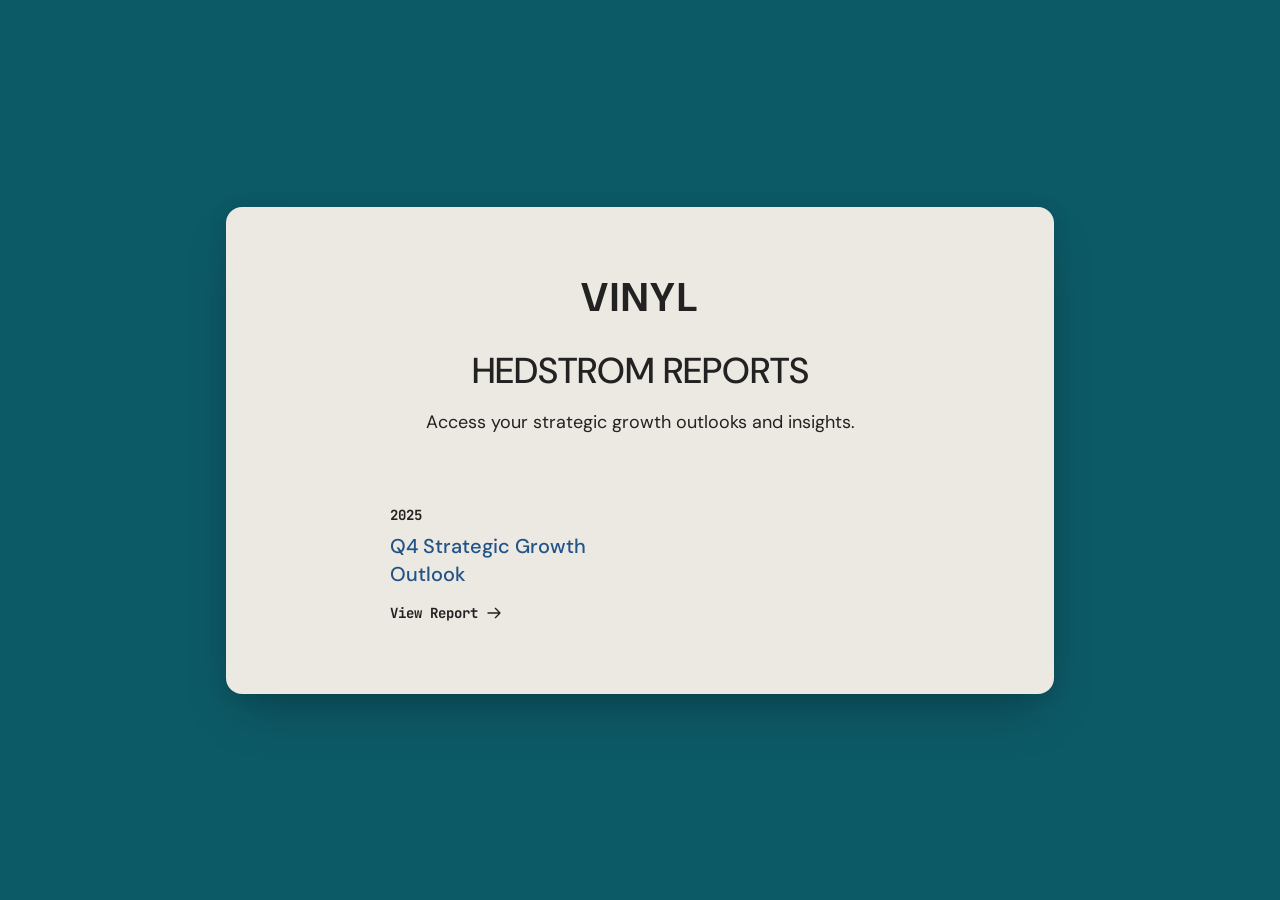
<file: index.html>
<!DOCTYPE html>
<html lang="en">

<head>
    <meta charset="UTF-8">
    <meta name="viewport" content="width=device-width, initial-scale=1.0">
    <title>Hedstrom Client Reports | Vinyl Marketing</title>
    <link rel="preconnect" href="https://fonts.googleapis.com">
    <link rel="preconnect" href="https://fonts.gstatic.com" crossorigin>
    <link
        href="https://fonts.googleapis.com/css2?family=DM+Sans:opsz,wght@9..40,300;9..40,400;9..40,500;9..40,700&family=JetBrains+Mono:wght@400;700&display=swap"
        rel="stylesheet">
    <style>
        :root {
            --palette1: #dc8044;
            --palette2: #215387;
            --palette3: #0d5a67;
            --palette8: #ece8e2;
            --palette9: #ffffff;
            --text-dark: #222222;
        }

        body {
            background-color: var(--palette3);
            color: var(--text-dark);
            font-family: 'DM Sans', sans-serif;
            margin: 0;
            padding: 0;
            min-height: 100vh;
            display: flex;
            align-items: center;
            justify-content: center;
        }

        .container {
            width: 100%;
            max-width: 700px;
            margin: 2rem;
            background-color: var(--palette8);
            border-radius: 16px;
            padding: 4rem;
            /* Soft, wide elevation shadow to match the mockup */
            box-shadow: 0 25px 50px -12px rgba(0, 0, 0, 0.25), 0 0px 20px rgba(0, 0, 0, 0.1);
            text-align: center;
        }

        h1.brand-title {
            font-size: 2.5rem;
            font-weight: 700;
            margin: 0 0 1.5rem 0;
            letter-spacing: 0.05em;
            color: var(--text-dark);
        }

        h2.page-title {
            font-size: 2.25rem;
            font-weight: 500;
            margin: 0 0 1rem 0;
            color: var(--text-dark);
        }

        p.subtitle {
            font-size: 1.125rem;
            font-weight: 400;
            margin: 0 0 4rem 0;
            color: var(--text-dark);
        }

        .reports-list {
            display: flex;
            flex-direction: column;
            gap: 2rem;
            text-align: left;
            max-width: 500px;
            margin: 0 auto;
        }

        .report-item {
            display: block;
            text-decoration: none;
            color: inherit;
            padding: 0.5rem 0;
            transition: transform 0.2s ease;
        }

        .report-item:hover {
            transform: translateX(8px);
        }

        .report-year {
            font-family: 'JetBrains Mono', monospace;
            font-size: 0.875rem;
            font-weight: 700;
            margin-bottom: 0.5rem;
            color: var(--text-dark);
        }

        .report-title {
            font-size: 1.25rem;
            font-weight: 500;
            color: var(--palette2);
            margin: 0 0 1rem 0;
            line-height: 1.4;
        }

        .view-link {
            font-family: 'JetBrains Mono', monospace;
            font-size: 0.875rem;
            font-weight: 700;
            color: var(--text-dark);
            display: flex;
            align-items: center;
            gap: 0.5rem;
        }

        .view-link svg {
            width: 16px;
            height: 16px;
            transition: transform 0.2s ease;
        }

        .report-item:hover .view-link svg {
            transform: translateX(4px);
        }
    </style>
</head>

<body>
    <div class="container">
        <h1 class="brand-title">VINYL</h1>
        <h2 class="page-title">HEDSTROM REPORTS</h2>
        <p class="subtitle">Access your strategic growth outlooks and insights.</p>

        <div class="reports-list">
            <a href="/reports/2025/q4-report.html" class="report-item">
                <div class="report-year">2025</div>
                <h3 class="report-title">Q4 Strategic Growth<br>Outlook</h3>
                <div class="view-link">
                    View Report
                    <svg fill="none" stroke="currentColor" viewBox="0 0 24 24" xmlns="http://www.w3.org/2000/svg">
                        <path stroke-linecap="round" stroke-linejoin="round" stroke-width="2"
                            d="M14 5l7 7m0 0l-7 7m7-7H3"></path>
                    </svg>
                </div>
            </a>

            <!-- Future reports will be added here -->
            <!-- 
            <a href="/reports/2026/q1-report.html" class="report-item">
                <div class="report-year">2026</div>
                <h3 class="report-title">Q1 Strategic Growth<br>Outlook</h3>
                <div class="view-link">
                    View Report
                    <svg fill="none" stroke="currentColor" viewBox="0 0 24 24" xmlns="http://www.w3.org/2000/svg"><path stroke-linecap="round" stroke-linejoin="round" stroke-width="2" d="M14 5l7 7m0 0l-7 7m7-7H3"></path></svg>
                </div>
            </a> 
            -->
        </div>
    </div>
</body>

</html>
</file>
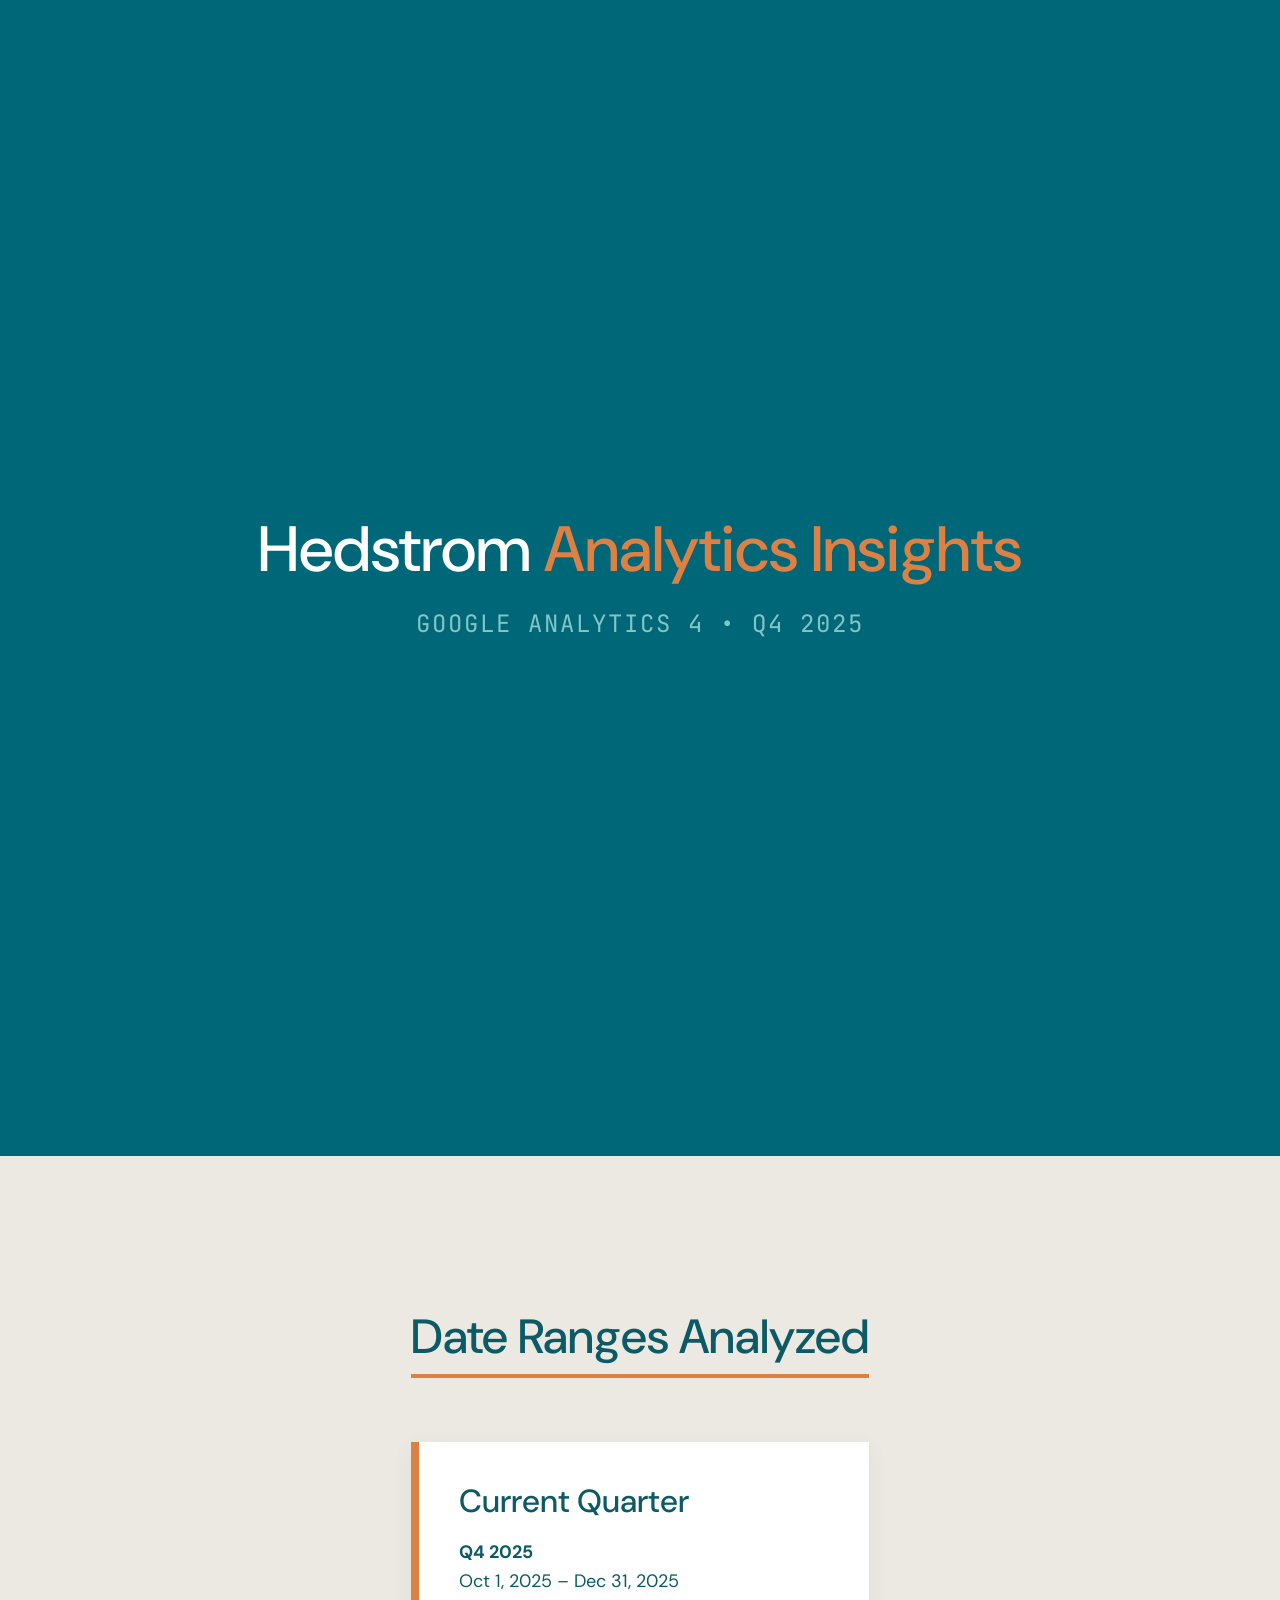
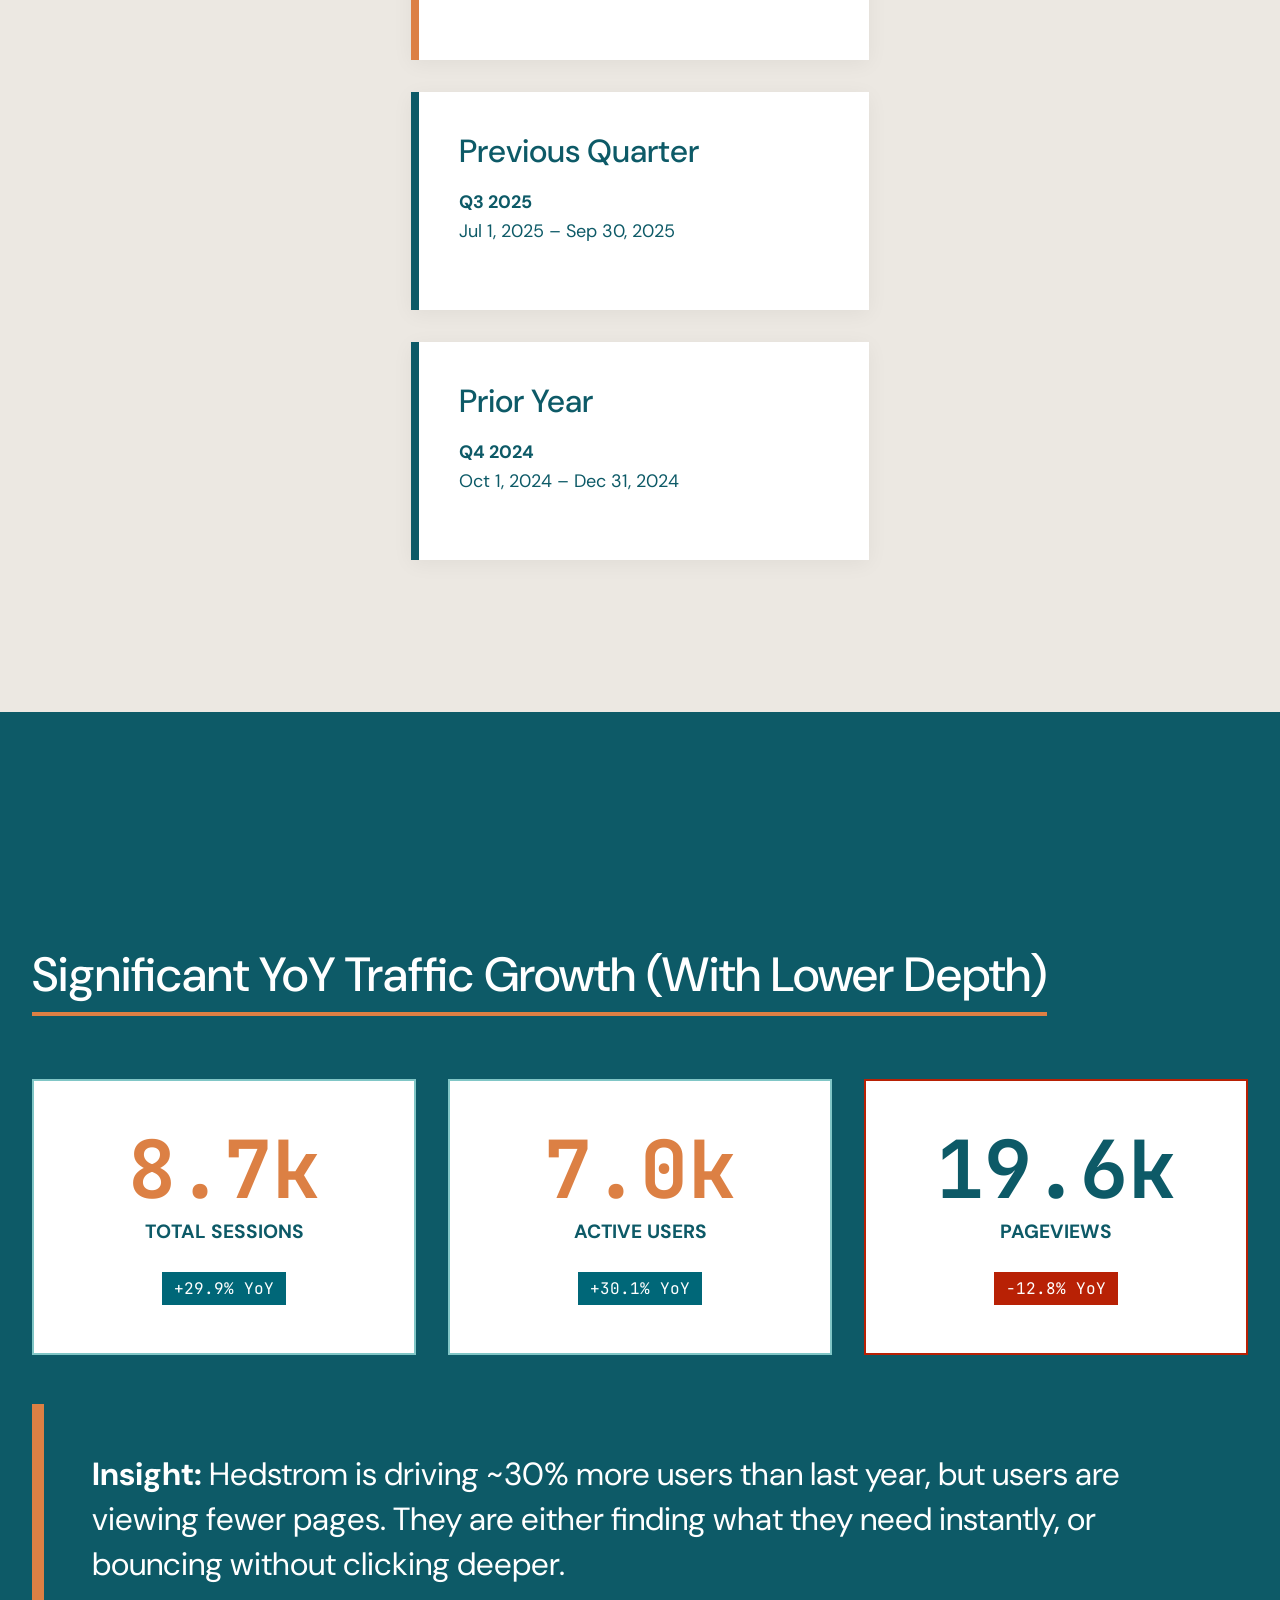
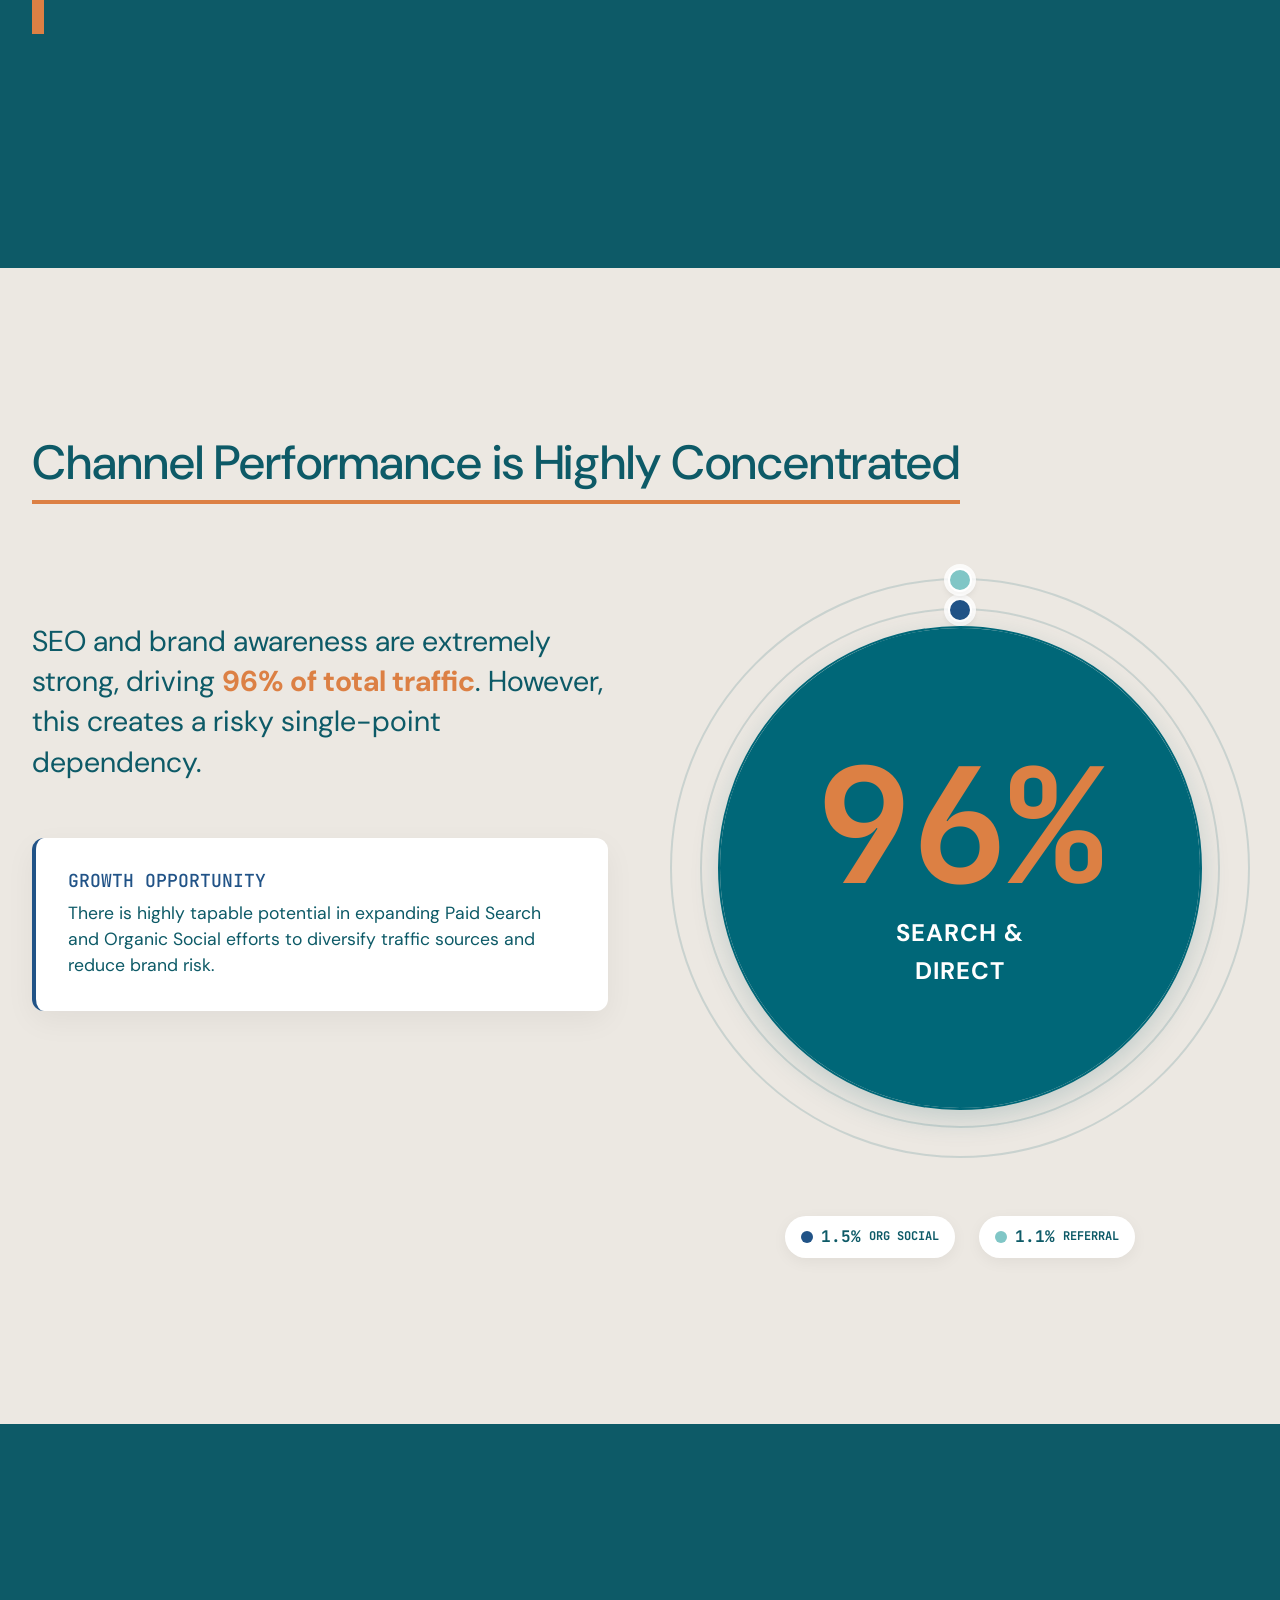
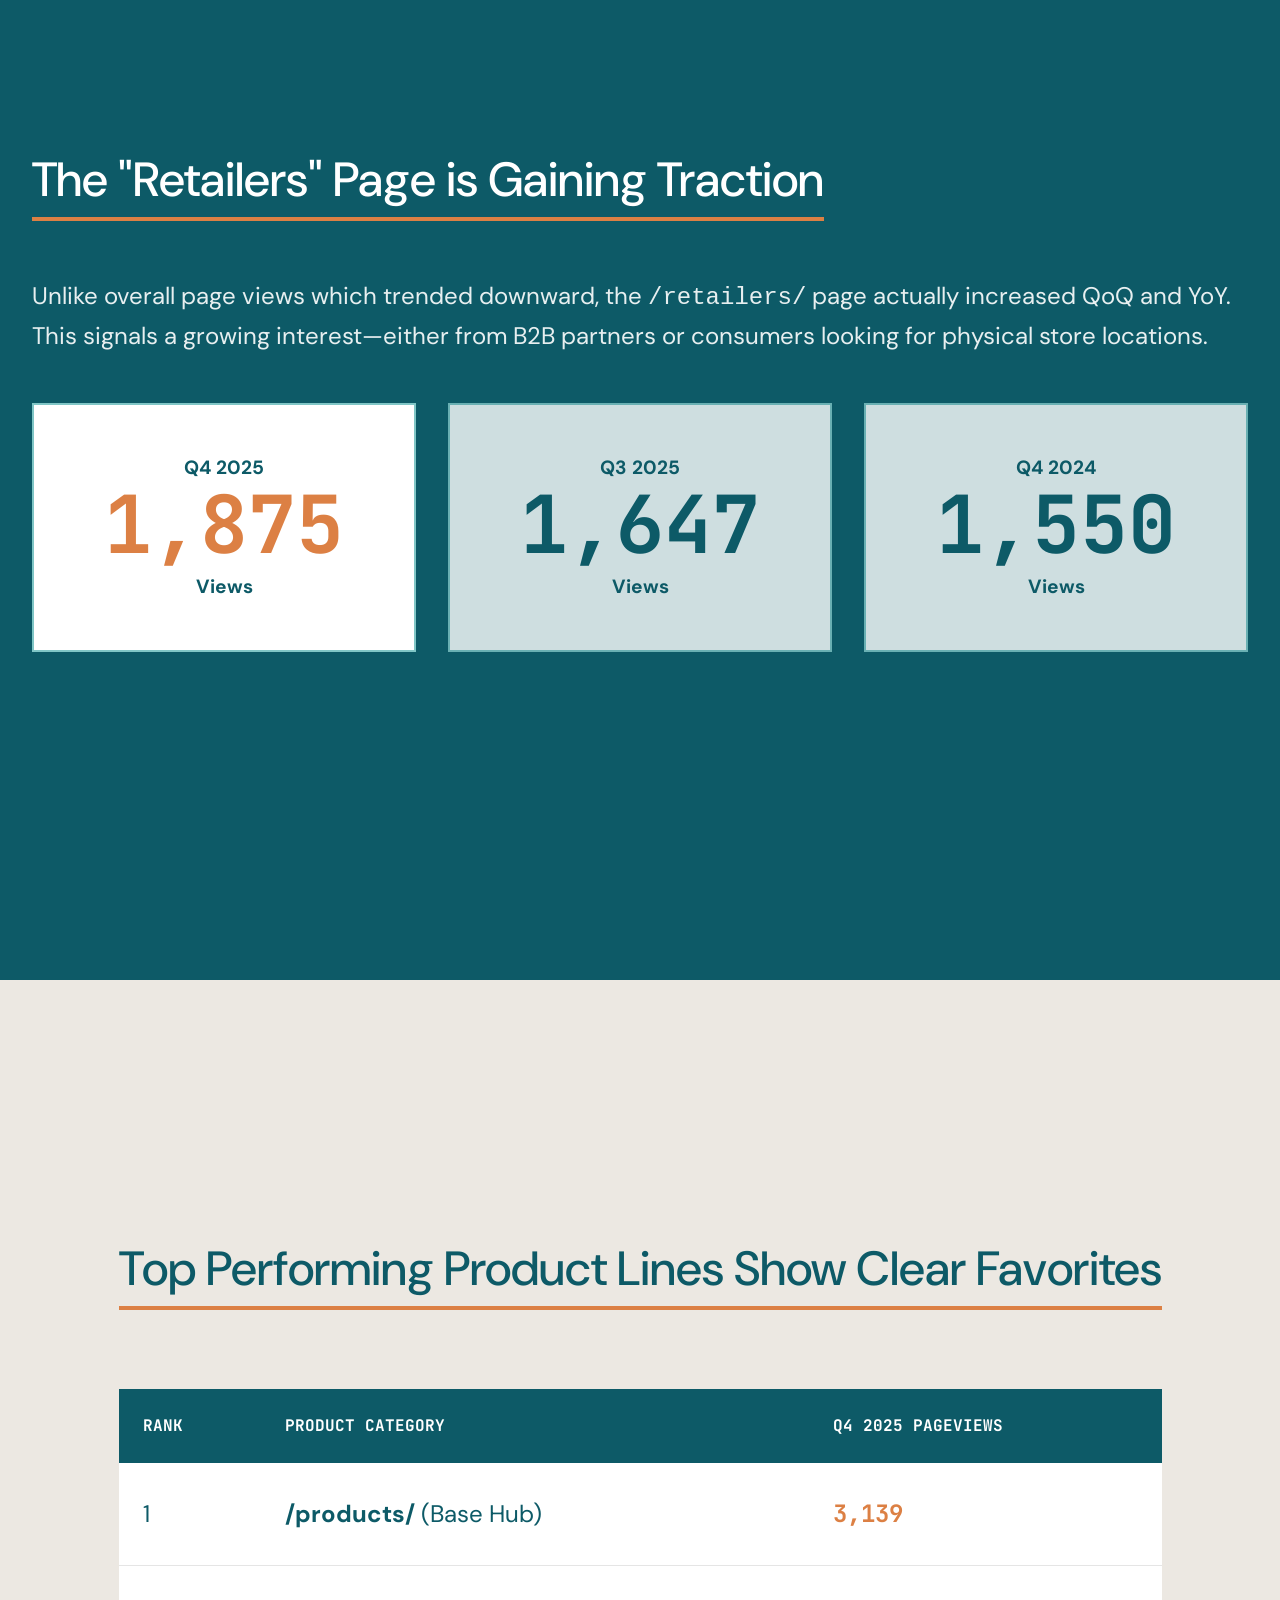
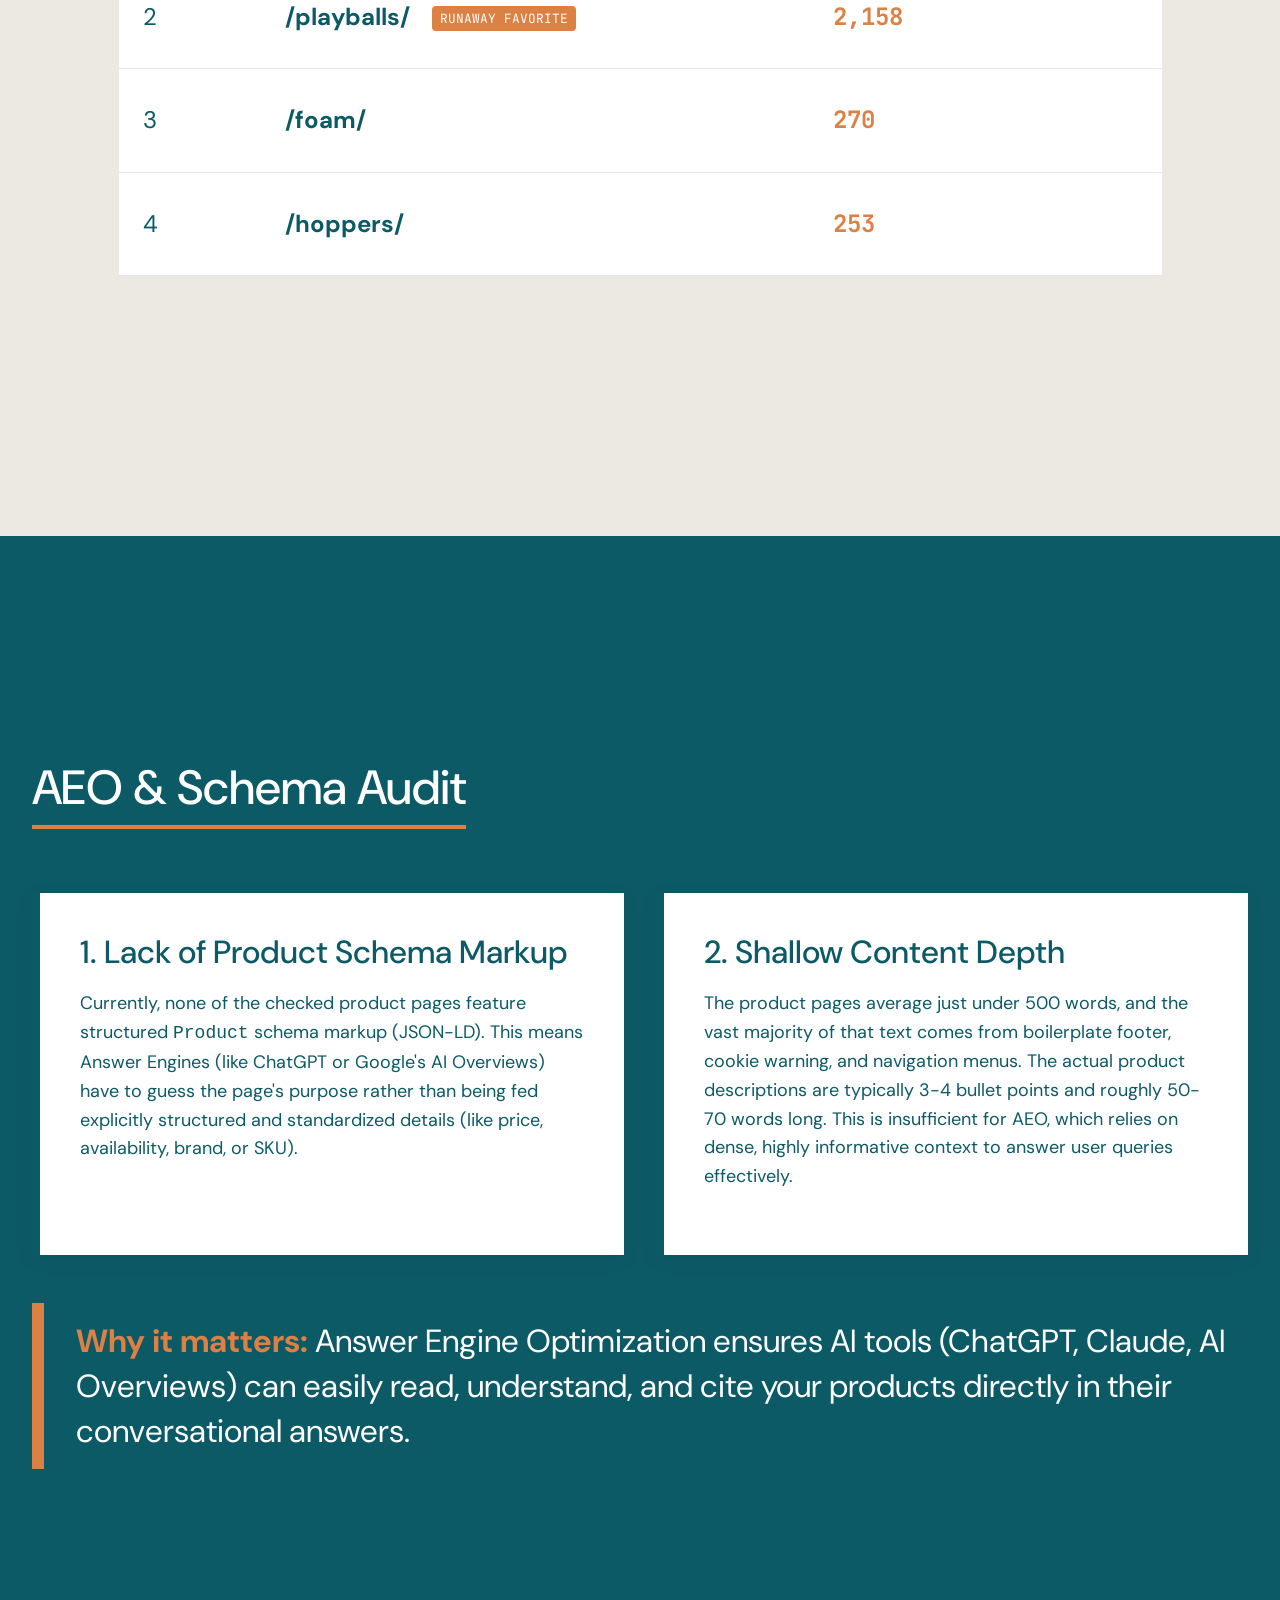
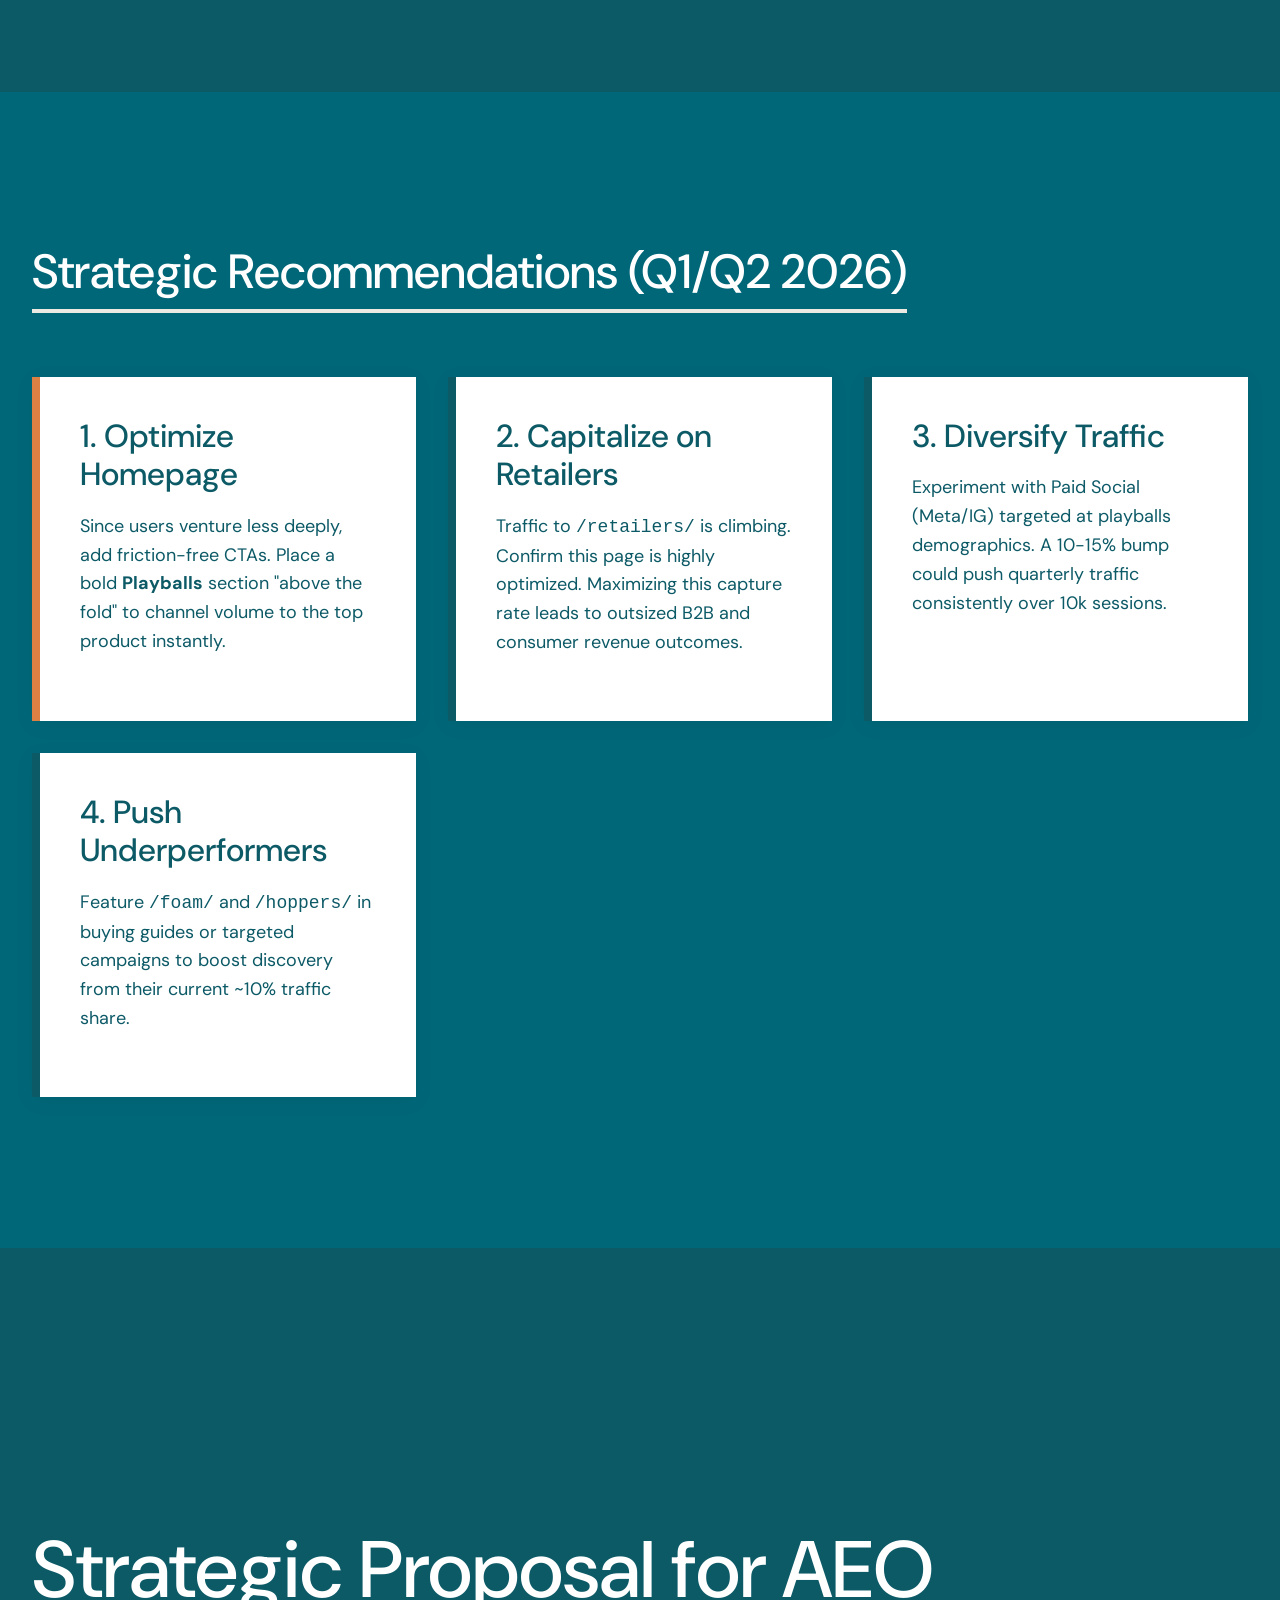
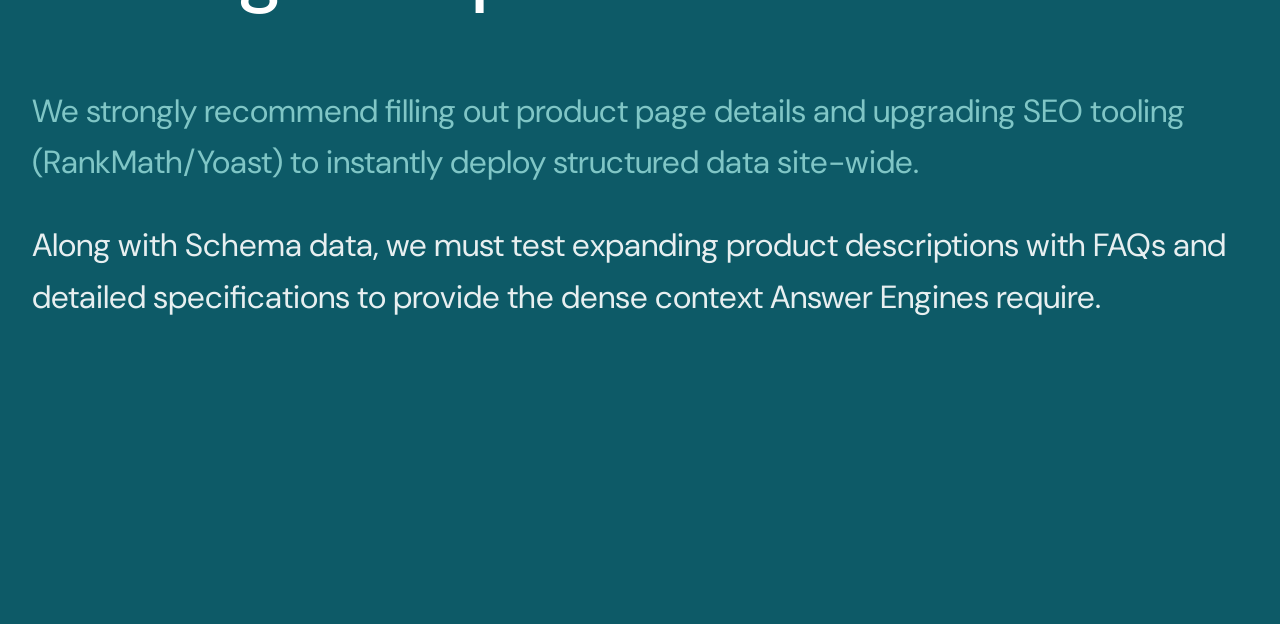
<file: HTML_Portal/hedstrom-insights-portal.html>
<!DOCTYPE html>
<html lang="en">

<head>
    <meta charset="UTF-8">
    <meta name="viewport" content="width=device-width, initial-scale=1.0">
    <title>Hedstrom Analytics Insights - Q4 2025</title>
    <link rel="preconnect" href="https://fonts.googleapis.com">
    <link rel="preconnect" href="https://fonts.gstatic.com" crossorigin>
    <link
        href="https://fonts.googleapis.com/css2?family=DM+Sans:ital,opsz,wght@0,9..40,100..1000;1,9..40,100..1000&family=JetBrains+Mono:wght@400;700&display=swap"
        rel="stylesheet">
    <link rel="stylesheet" href="portal-style.css">
</head>

<body>

    <!-- 1. Hero / Title Panel -->
    <section class="accent hero">
        <div class="container reveal">
            <h1>Hedstrom <span>Analytics Insights</span></h1>
            <div class="meta">Google Analytics 4 • Q4 2025</div>
        </div>
    </section>

    <!-- 2. Date Ranges -->
    <section>
        <div class="container">
            <h2 class="reveal">Date Ranges Analyzed</h2>
            <div class="grid grid-3">
                <div class="card highlight reveal">
                    <h3>Current Quarter</h3>
                    <p><strong>Q4 2025</strong><br>Oct 1, 2025 – Dec 31, 2025</p>
                </div>
                <div class="card reveal">
                    <h3>Previous Quarter</h3>
                    <p><strong>Q3 2025</strong><br>Jul 1, 2025 – Sep 30, 2025</p>
                </div>
                <div class="card reveal">
                    <h3>Prior Year</h3>
                    <p><strong>Q4 2024</strong><br>Oct 1, 2024 – Dec 31, 2024</p>
                </div>
            </div>
        </div>
    </section>

    <!-- 3. Traffic Growth -->
    <section class="dark">
        <div class="container">
            <h2 class="reveal">Significant YoY Traffic Growth (With Lower Depth)</h2>
            <div class="grid grid-3">
                <div class="metric reveal">
                    <span class="number">8.7k</span>
                    <span class="label">Total Sessions</span>
                    <span class="delta">+29.9% YoY</span>
                </div>
                <div class="metric reveal">
                    <span class="number">7.0k</span>
                    <span class="label">Active Users</span>
                    <span class="delta">+30.1% YoY</span>
                </div>
                <div class="metric negative-border reveal">
                    <span class="number" style="color: var(--primary);">19.6k</span>
                    <span class="label">Pageviews</span>
                    <span class="delta negative">-12.8% YoY</span>
                </div>
            </div>
            <div class="callout reveal">
                <strong>Insight:</strong> Hedstrom is driving ~30% more users than last year, but users are viewing
                fewer pages. They are either finding what they need instantly, or bouncing without clicking deeper.
            </div>
        </div>
    </section>

    <!-- 4. Channel Performance -->
    <section>
        <div class="container">
            <h2 class="reveal">Channel Performance is Highly Concentrated</h2>
            <div class="grid grid-2" style="align-items: center; gap: 4rem;">
                <div class="reveal"
                    style="display: flex; flex-direction: column; gap: 2rem; align-self: start; margin-top: 1.5rem;">
                    <p style="font-size: 1.8rem; line-height: 1.4; color: var(--primary);">
                        SEO and brand awareness are extremely strong,
                        driving <strong style="color: var(--secondary);">96% of total traffic</strong>.
                        However, this creates a risky single-point dependency.
                    </p>
                    <div class="insight-card"
                        style="background: white; padding: 2rem; border-radius: 12px; border-left: 4px solid var(--accent-blue); box-shadow: 0 10px 30px rgba(0,0,0,0.05);">
                        <h4
                            style="font-family: var(--font-mono); color: var(--accent-blue); margin-bottom: 0.5rem; text-transform: uppercase;">
                            Growth Opportunity</h4>
                        <p style="margin: 0; font-size: 1.1rem; color: var(--text-light); line-height: 1.5;">There is
                            highly tapable potential in expanding Paid Search and Organic Social efforts to diversify
                            traffic sources and reduce brand risk.</p>
                    </div>
                </div>

                <div class="orbit-container reveal"
                    style="display: flex; flex-direction: column; align-items: center; justify-content: center; width: 100%; position: relative;">
                    <div class="orbit-network">
                        <div class="orbit-center">
                            <span class="number">96%</span>
                            <span class="label">Search &<br>Direct</span>
                            <div class="pulse-ring"></div>
                        </div>

                        <!-- Orbital Path 1 -->
                        <div class="orbit-path orbit-social">
                            <div class="satellite-wrapper">
                                <div class="satellite-node" style="background-color: var(--accent-blue);"></div>
                                <div class="sat-tooltip">130 Visits.<br>High engagement.</div>
                            </div>
                        </div>

                        <!-- Orbital Path 2 -->
                        <div class="orbit-path orbit-referral">
                            <div class="satellite-wrapper">
                                <div class="satellite-node" style="background-color: var(--light-teal);"></div>
                                <div class="sat-tooltip">103 Visits.<br>Untapped backlinks.</div>
                            </div>
                        </div>
                    </div>
                    <div class="orbit-legend"
                        style="display: flex; gap: 1.5rem; justify-content: center; width: 100%; z-index: 20; margin-top: 3rem;">
                        <div class="legend-item"
                            style="display: flex; align-items: center; gap: 0.5rem; background: white; padding: 0.5rem 1rem; border-radius: 50px; box-shadow: 0 4px 15px rgba(0,0,0,0.05); font-family: var(--font-mono); font-weight: 700; color: var(--primary);">
                            <span class="swatch"
                                style="width: 12px; height: 12px; border-radius: 50%; background-color: var(--accent-blue);"></span>
                            <span style="font-size: 1rem;">1.5%</span> <span
                                style="font-size: 0.75rem; text-transform: uppercase; color: var(--text-light);">Org
                                Social</span>
                        </div>
                        <div class="legend-item"
                            style="display: flex; align-items: center; gap: 0.5rem; background: white; padding: 0.5rem 1rem; border-radius: 50px; box-shadow: 0 4px 15px rgba(0,0,0,0.05); font-family: var(--font-mono); font-weight: 700; color: var(--primary);">
                            <span class="swatch"
                                style="width: 12px; height: 12px; border-radius: 50%; background-color: var(--light-teal);"></span>
                            <span style="font-size: 1rem;">1.1%</span> <span
                                style="font-size: 0.75rem; text-transform: uppercase; color: var(--text-light);">Referral</span>
                        </div>
                    </div>
                </div>
            </div>
        </div>
    </section>

    <!-- 5. Retailer Intent -->
    <section class="dark">
        <div class="container">
            <h2 class="reveal">The "Retailers" Page is Gaining Traction</h2>
            <p class="reveal" style="font-size: 1.5rem; margin-bottom: 3rem;">Unlike overall page views which trended
                downward, the <code>/retailers/</code> page actually increased QoQ and YoY. This signals a growing
                interest—either from B2B partners or consumers looking for physical store locations.</p>

            <div class="grid grid-3">
                <div class="metric reveal">
                    <span class="label">Q4 2025</span>
                    <span class="number">1,875</span>
                    <span class="label" style="text-transform: none;">Views</span>
                </div>
                <div class="metric reveal" style="opacity: 0.8;">
                    <span class="label">Q3 2025</span>
                    <span class="number" style="color: var(--primary);">1,647</span>
                    <span class="label" style="text-transform: none;">Views</span>
                </div>
                <div class="metric reveal" style="opacity: 0.8;">
                    <span class="label">Q4 2024</span>
                    <span class="number" style="color: var(--primary);">1,550</span>
                    <span class="label" style="text-transform: none;">Views</span>
                </div>
            </div>
        </div>
    </section>

    <!-- 6. Top Products -->
    <section>
        <div class="container">
            <h2 class="reveal">Top Performing Product Lines Show Clear Favorites</h2>
            <div class="data-table-wrapper reveal">
                <table>
                    <thead>
                        <tr>
                            <th>Rank</th>
                            <th>Product Category</th>
                            <th>Q4 2025 Pageviews</th>
                        </tr>
                    </thead>
                    <tbody>
                        <tr>
                            <td>1</td>
                            <td><strong>/products/</strong> (Base Hub)</td>
                            <td>3,139</td>
                        </tr>
                        <tr>
                            <td>2</td>
                            <td><strong>/playballs/</strong> <span class="badge">Runaway Favorite</span></td>
                            <td>2,158</td>
                        </tr>
                        <tr>
                            <td>3</td>
                            <td><strong>/foam/</strong></td>
                            <td>270</td>
                        </tr>
                        <tr>
                            <td>4</td>
                            <td><strong>/hoppers/</strong></td>
                            <td>253</td>
                        </tr>
                    </tbody>
                </table>
            </div>
        </div>
    </section>

    <!-- 7. AEO Audit -->
    <section class="dark">
        <div class="container">
            <h2 class="reveal">AEO & Schema Audit</h2>

            <div class="grid grid-2">
                <div class="card reveal" style="color: var(--primary);">
                    <h3>1. Lack of Product Schema Markup</h3>
                    <p>Currently, none of the checked product pages feature structured <code>Product</code> schema
                        markup (JSON-LD). This means Answer Engines (like ChatGPT or Google's AI Overviews) have to
                        guess the page's purpose rather than being fed explicitly structured and standardized details
                        (like price, availability, brand, or SKU).</p>
                </div>
                <div class="card reveal" style="color: var(--primary);">
                    <h3>2. Shallow Content Depth</h3>
                    <p>The product pages average just under 500 words, and the vast majority of that text comes from
                        boilerplate footer, cookie warning, and navigation menus. The actual product descriptions are
                        typically 3-4 bullet points and roughly 50-70 words long. This is insufficient for AEO, which
                        relies on dense, highly informative context to answer user queries effectively.</p>
                </div>
            </div>

            <div class="callout reveal"
                style="background: transparent; border-color: var(--secondary); margin-top: 3rem; padding: 1rem 0 1rem 2rem;">
                <strong style="color: var(--secondary);">Why it matters:</strong> Answer Engine Optimization ensures AI
                tools (ChatGPT, Claude, AI Overviews) can easily read, understand, and cite your products directly in
                their conversational answers.
            </div>
        </div>
    </section>

    <!-- 8. Strategic Recommendations (Grid) -->
    <section class="accent">
        <div class="container">
            <h2 class="reveal" style="border-bottom-color: var(--bg-primary);">Strategic Recommendations (Q1/Q2 2026)
            </h2>
            <div class="grid grid-2">
                <div class="card highlight reveal" style="color: var(--primary);">
                    <h3>1. Optimize Homepage</h3>
                    <p>Since users venture less deeply, add friction-free CTAs. Place a bold <strong>Playballs</strong>
                        section "above the fold" to channel volume to the top product instantly.</p>
                </div>
                <div class="card reveal" style="color: var(--primary);">
                    <h3>2. Capitalize on Retailers</h3>
                    <p>Traffic to <code>/retailers/</code> is climbing. Confirm this page is highly optimized.
                        Maximizing this capture rate leads to outsized B2B and consumer revenue outcomes.</p>
                </div>
                <div class="card reveal" style="color: var(--primary);">
                    <h3>3. Diversify Traffic</h3>
                    <p>Experiment with Paid Social (Meta/IG) targeted at playballs demographics. A 10-15% bump could
                        push quarterly traffic consistently over 10k sessions.</p>
                </div>
                <div class="card reveal" style="color: var(--primary);">
                    <h3>4. Push Underperformers</h3>
                    <p>Feature <code>/foam/</code> and <code>/hoppers/</code> in buying guides or targeted campaigns to
                        boost discovery from their current ~10% traffic share.</p>
                </div>
            </div>
        </div>
    </section>

    <!-- 9. Big Closer -->
    <section class="dark" style="min-height: 80vh;">
        <div class="container reveal">
            <h2 style="font-size: 5rem; line-height: 1.1; border: none; margin-bottom: 2rem;">Strategic Proposal for AEO
            </h2>

            <p style="font-size: 2rem; color: var(--light-teal);">We strongly recommend filling out product page details
                and upgrading SEO tooling (RankMath/Yoast) to instantly deploy structured data site-wide.</p>

            <p style="font-size: 2rem;">Along with Schema data, we must test expanding product descriptions with FAQs
                and detailed specifications to provide the dense context Answer Engines require.</p>
        </div>
    </section>

    <!-- Core Javascript for Scroll Animations & Bar Charts -->
    <script>
        function reveal() {
            var reveals = document.querySelectorAll(".reveal");
            var windowHeight = window.innerHeight;
            var elementVisible = 100; // when to trigger

            for (var i = 0; i < reveals.length; i++) {
                var elementTop = reveals[i].getBoundingClientRect().top;

                if (elementTop < windowHeight - elementVisible) {
                    reveals[i].classList.add("active");

                    // Trigger bar charts inside if any
                    var bars = reveals[i].querySelectorAll(".bar-fill");
                    bars.forEach(bar => {
                        let targetWidth = bar.getAttribute('data-width');
                        bar.style.width = targetWidth;
                    });
                }
            }
        }

        window.addEventListener("scroll", reveal);

        // Trigger on load for top elements
        setTimeout(reveal, 100);
    </script>

</body>

</html>
</file>
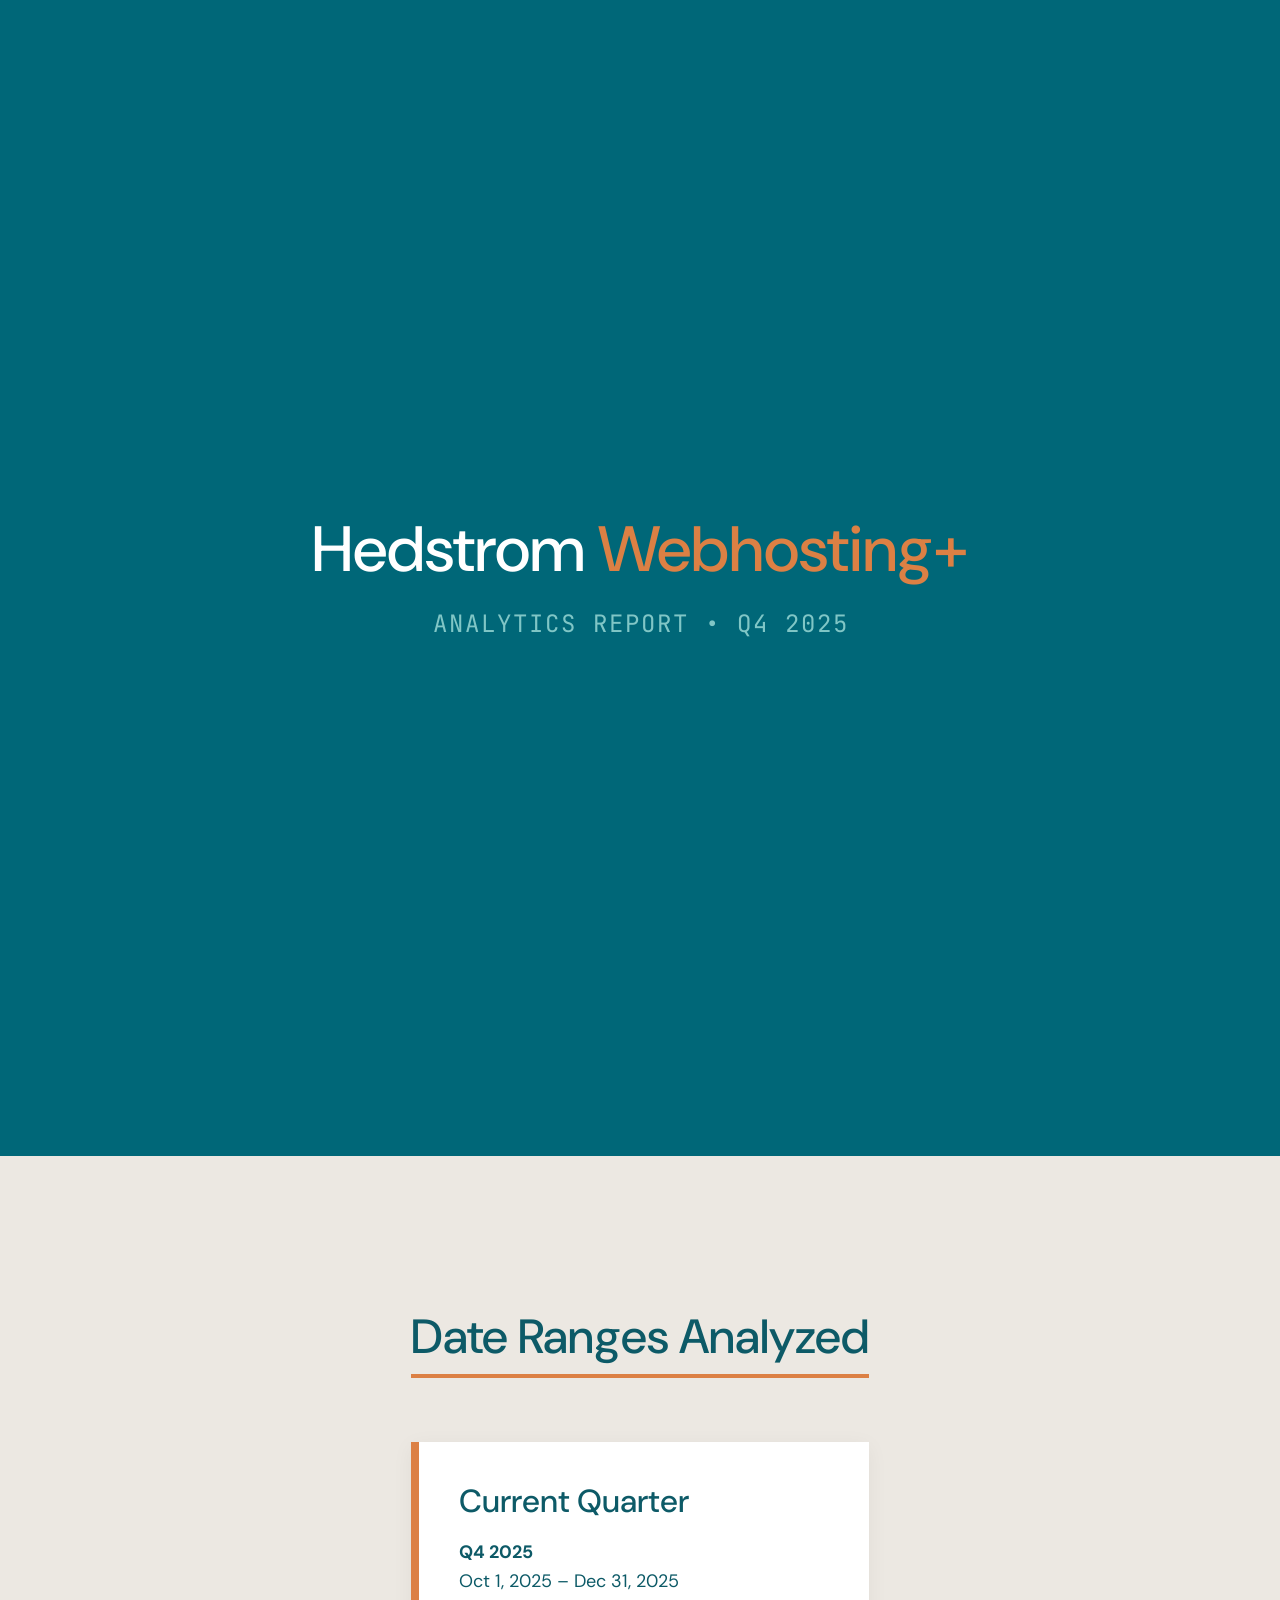
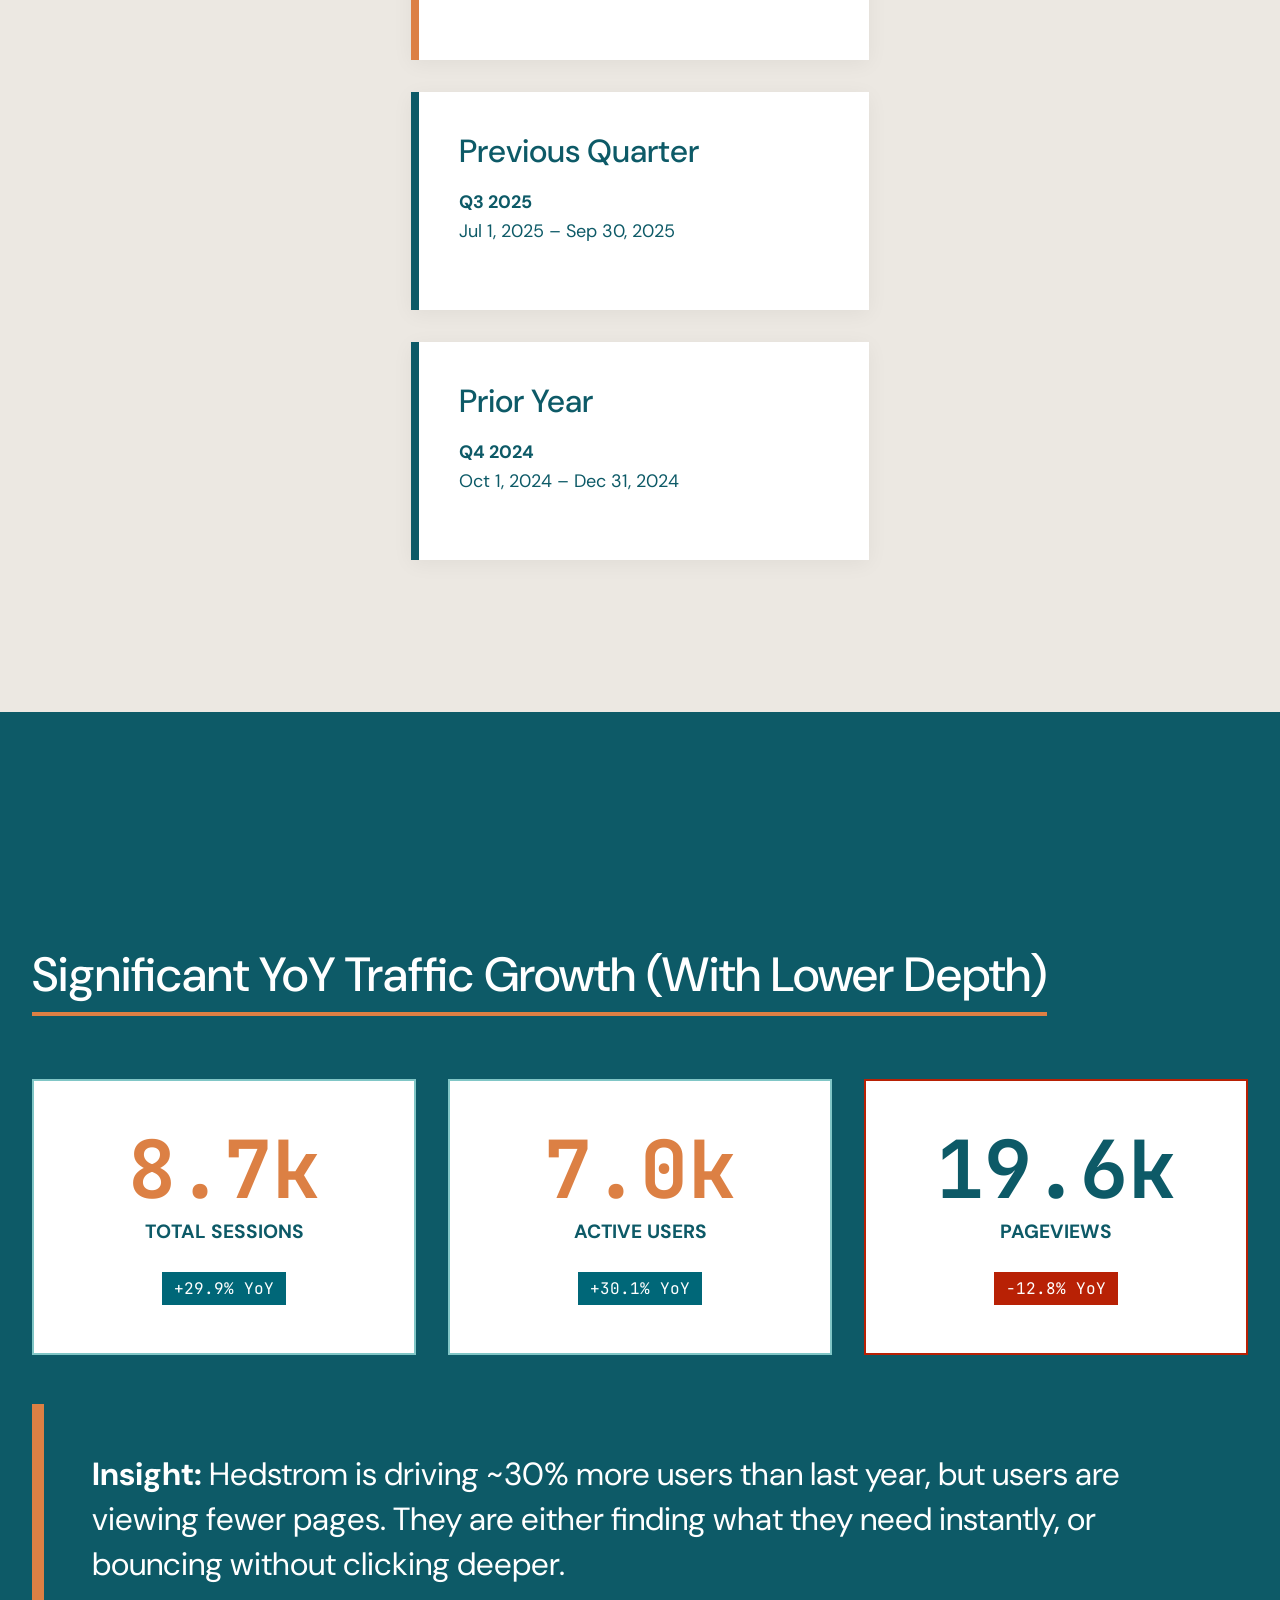
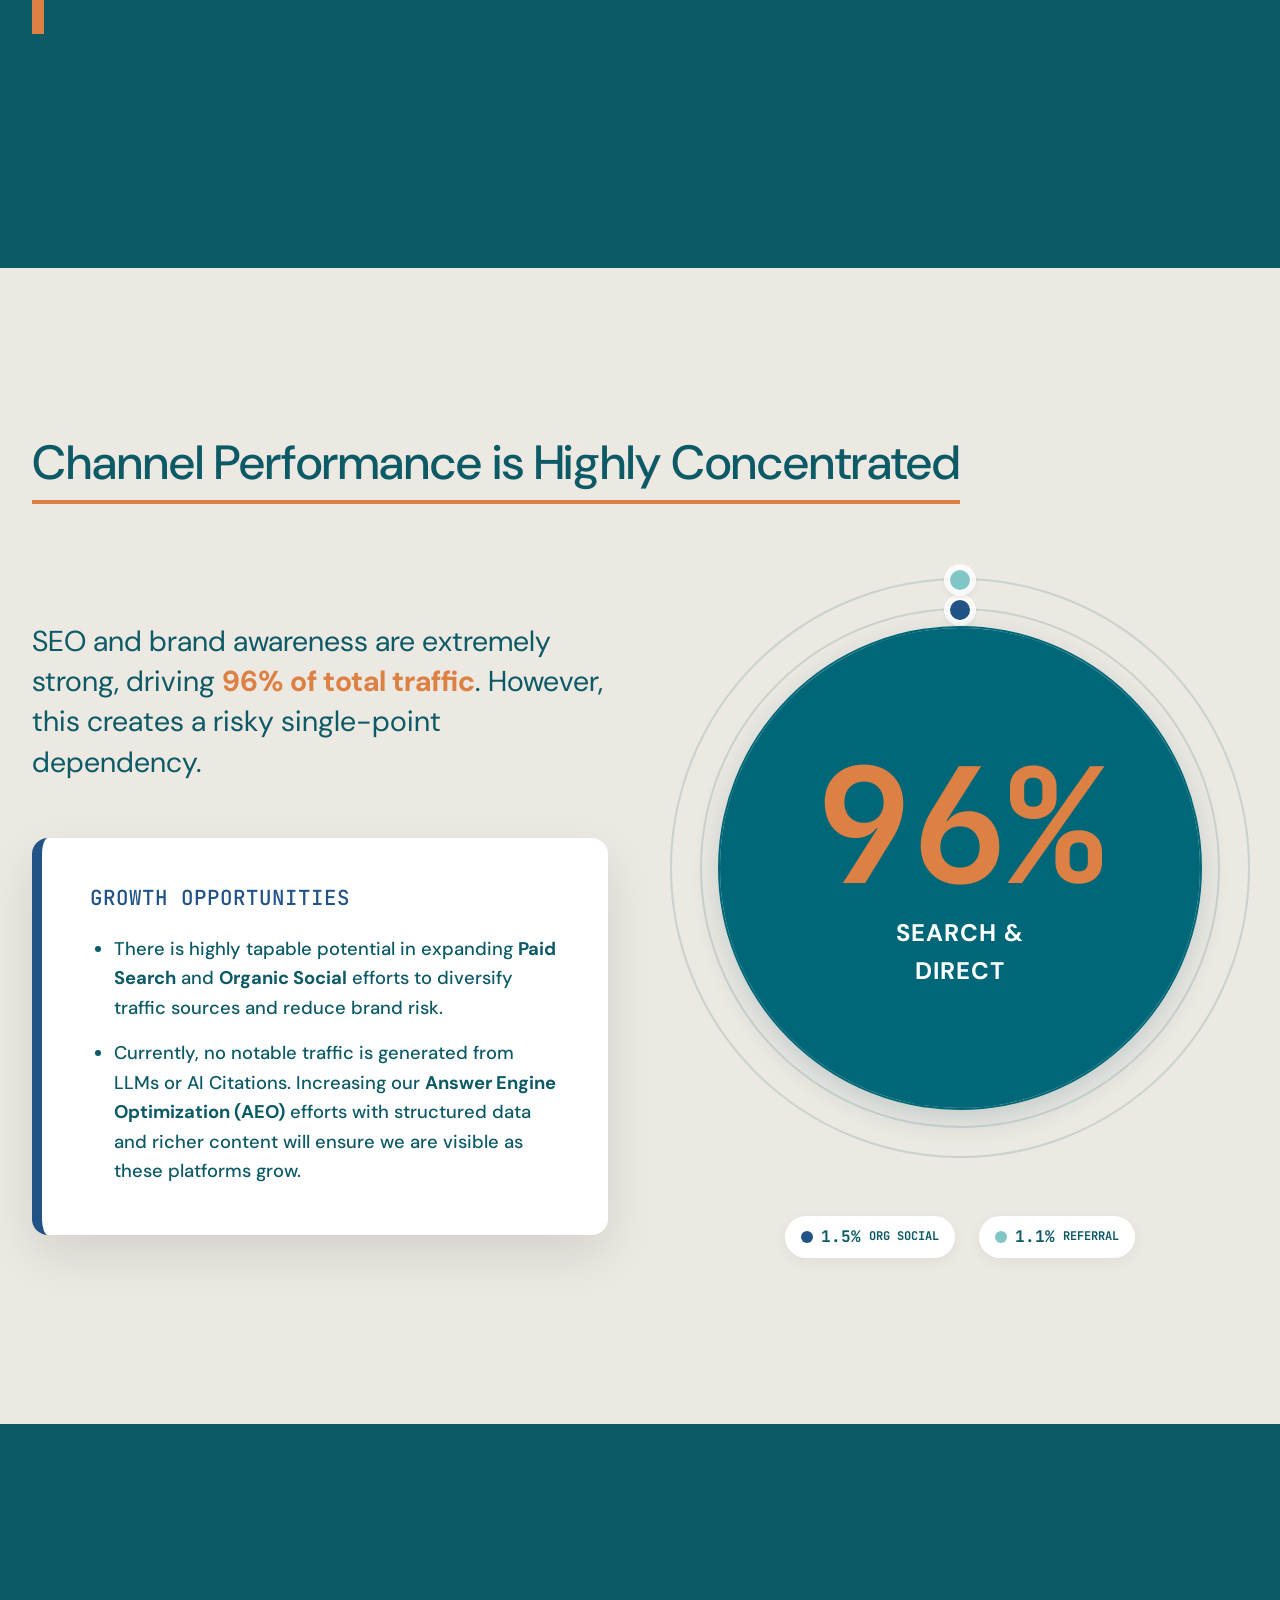
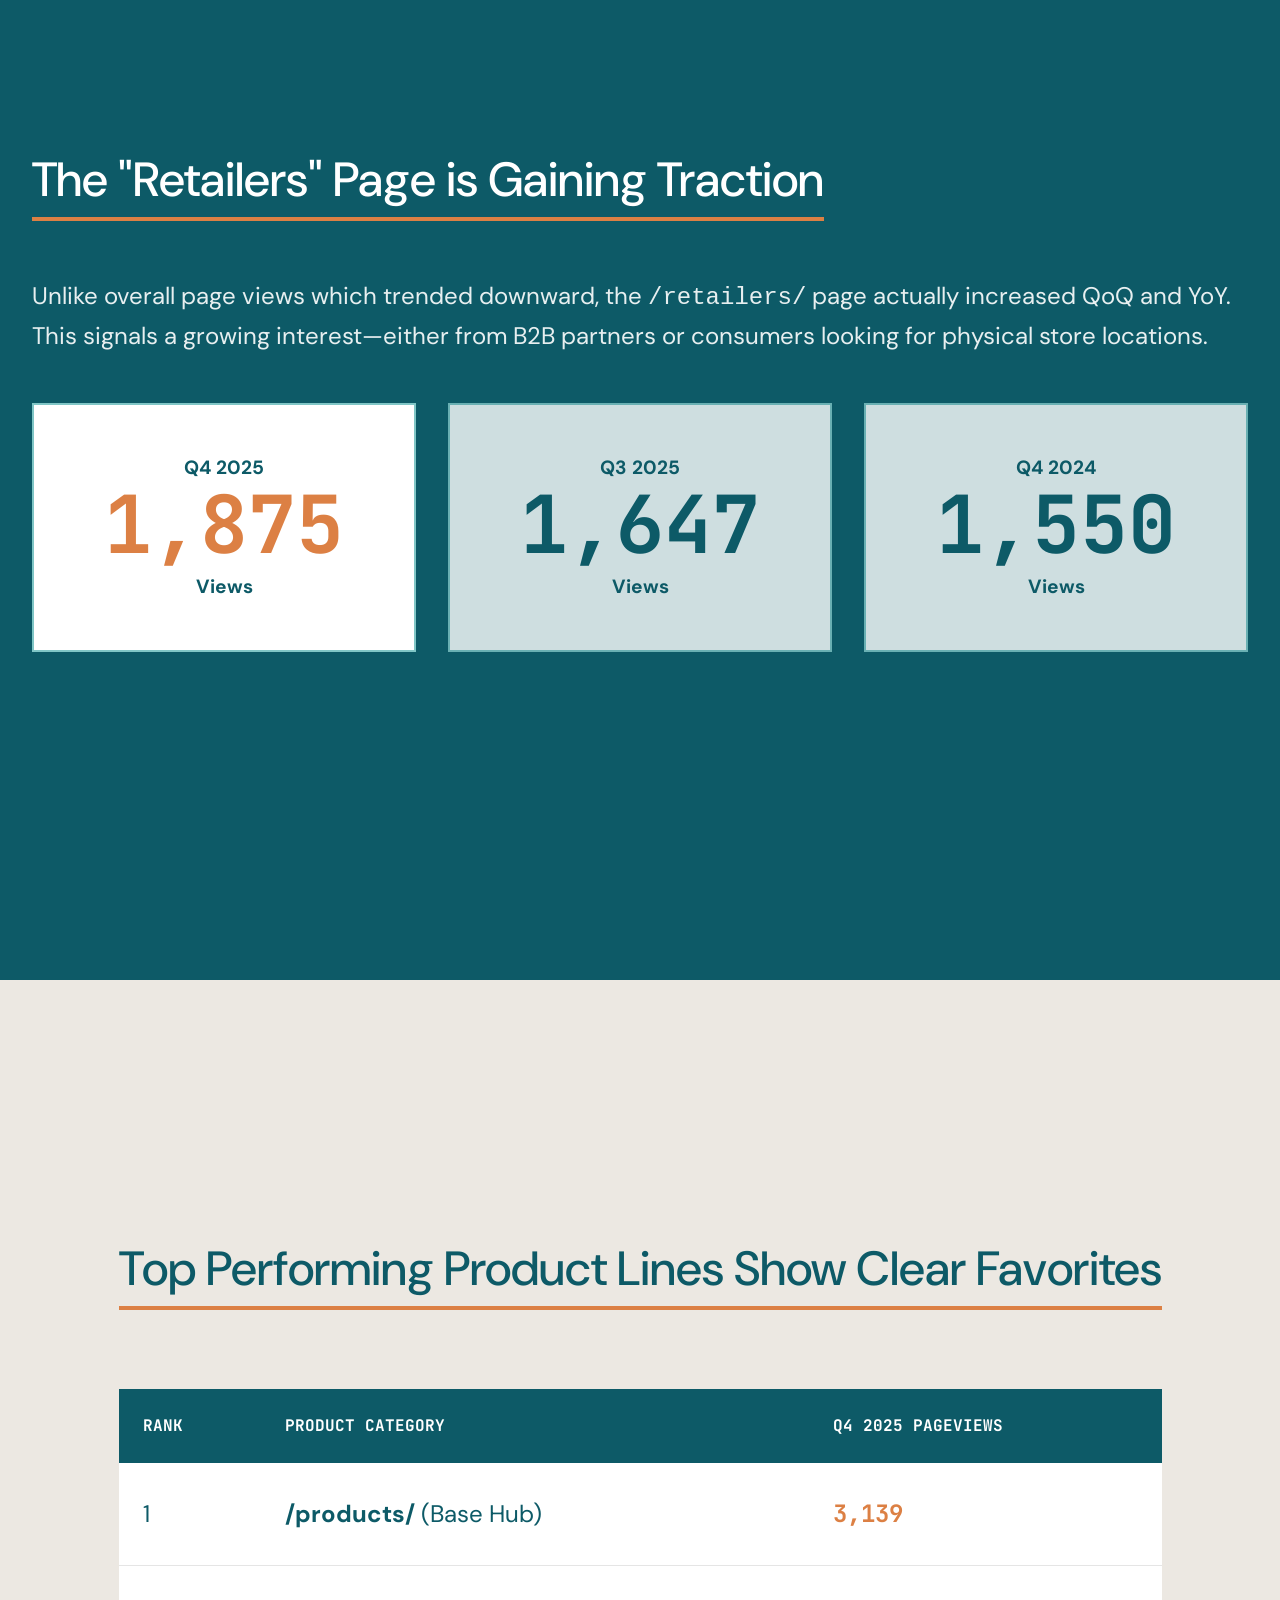
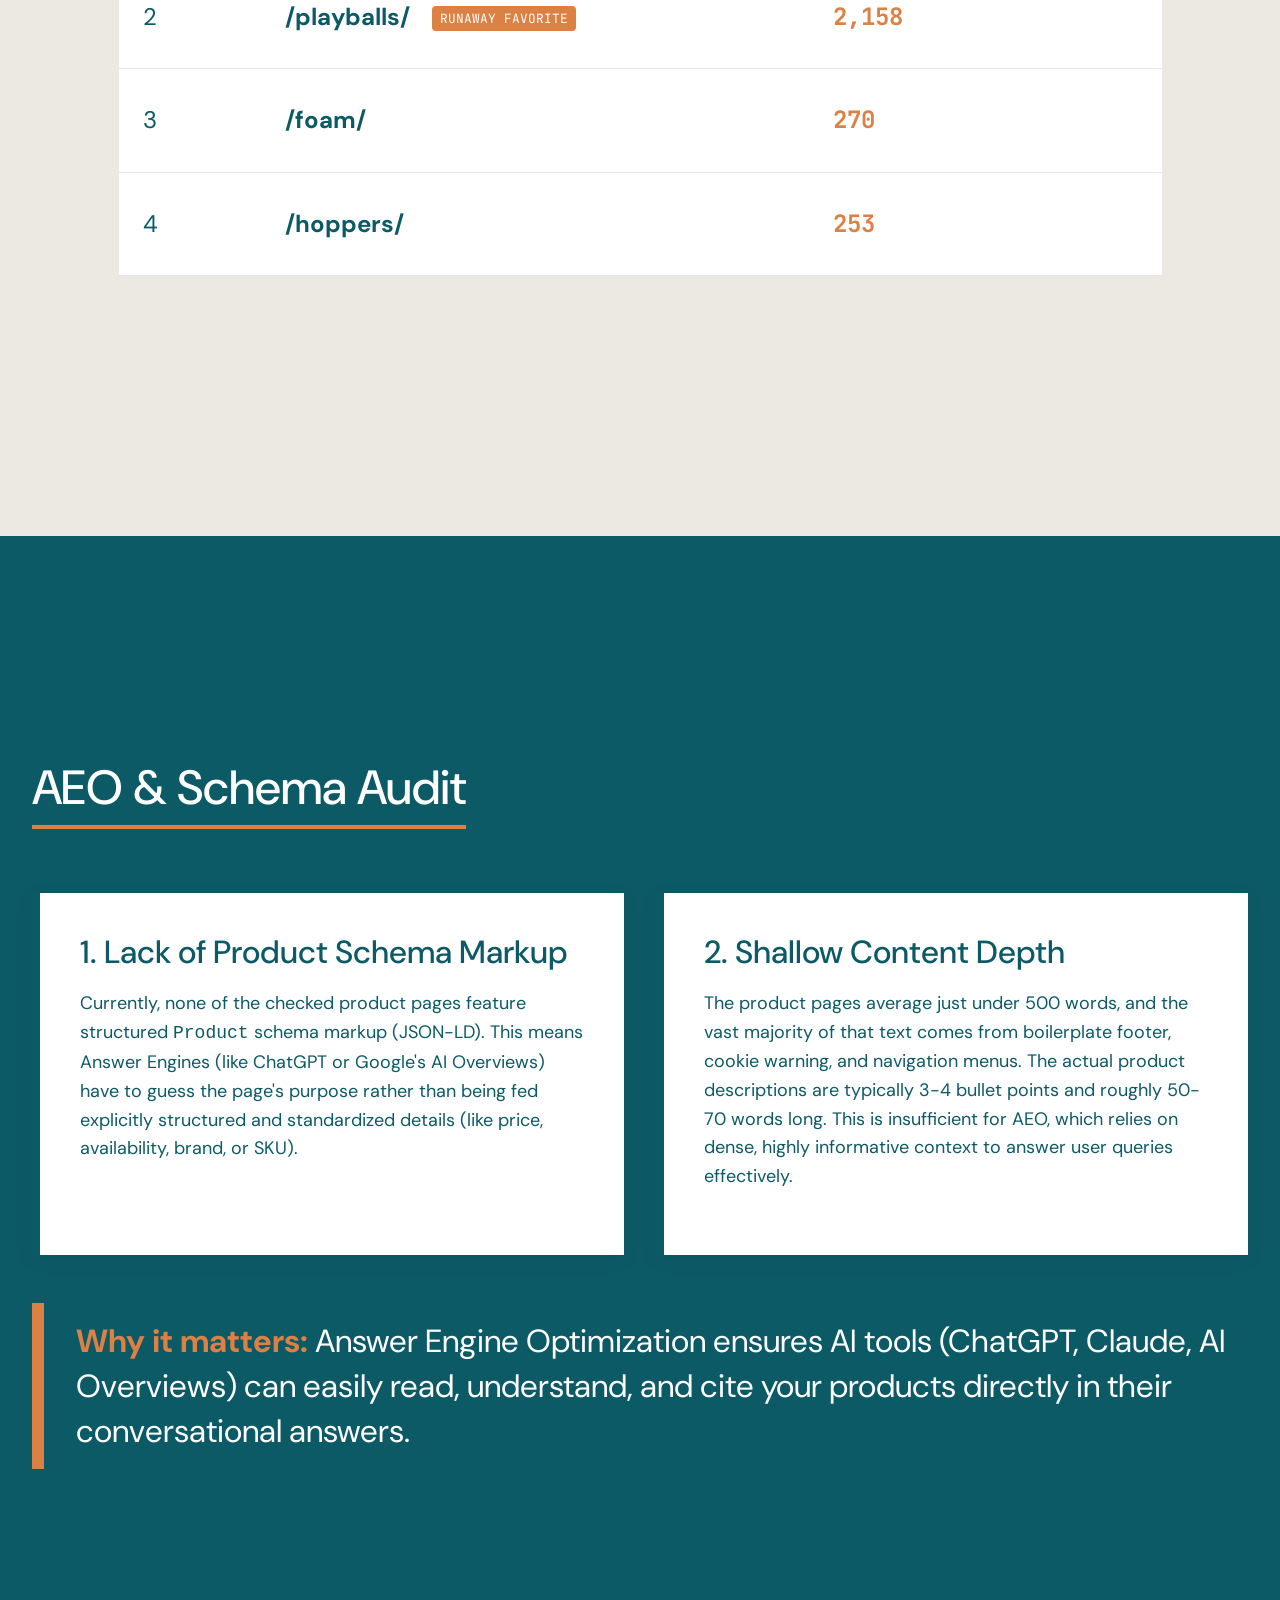
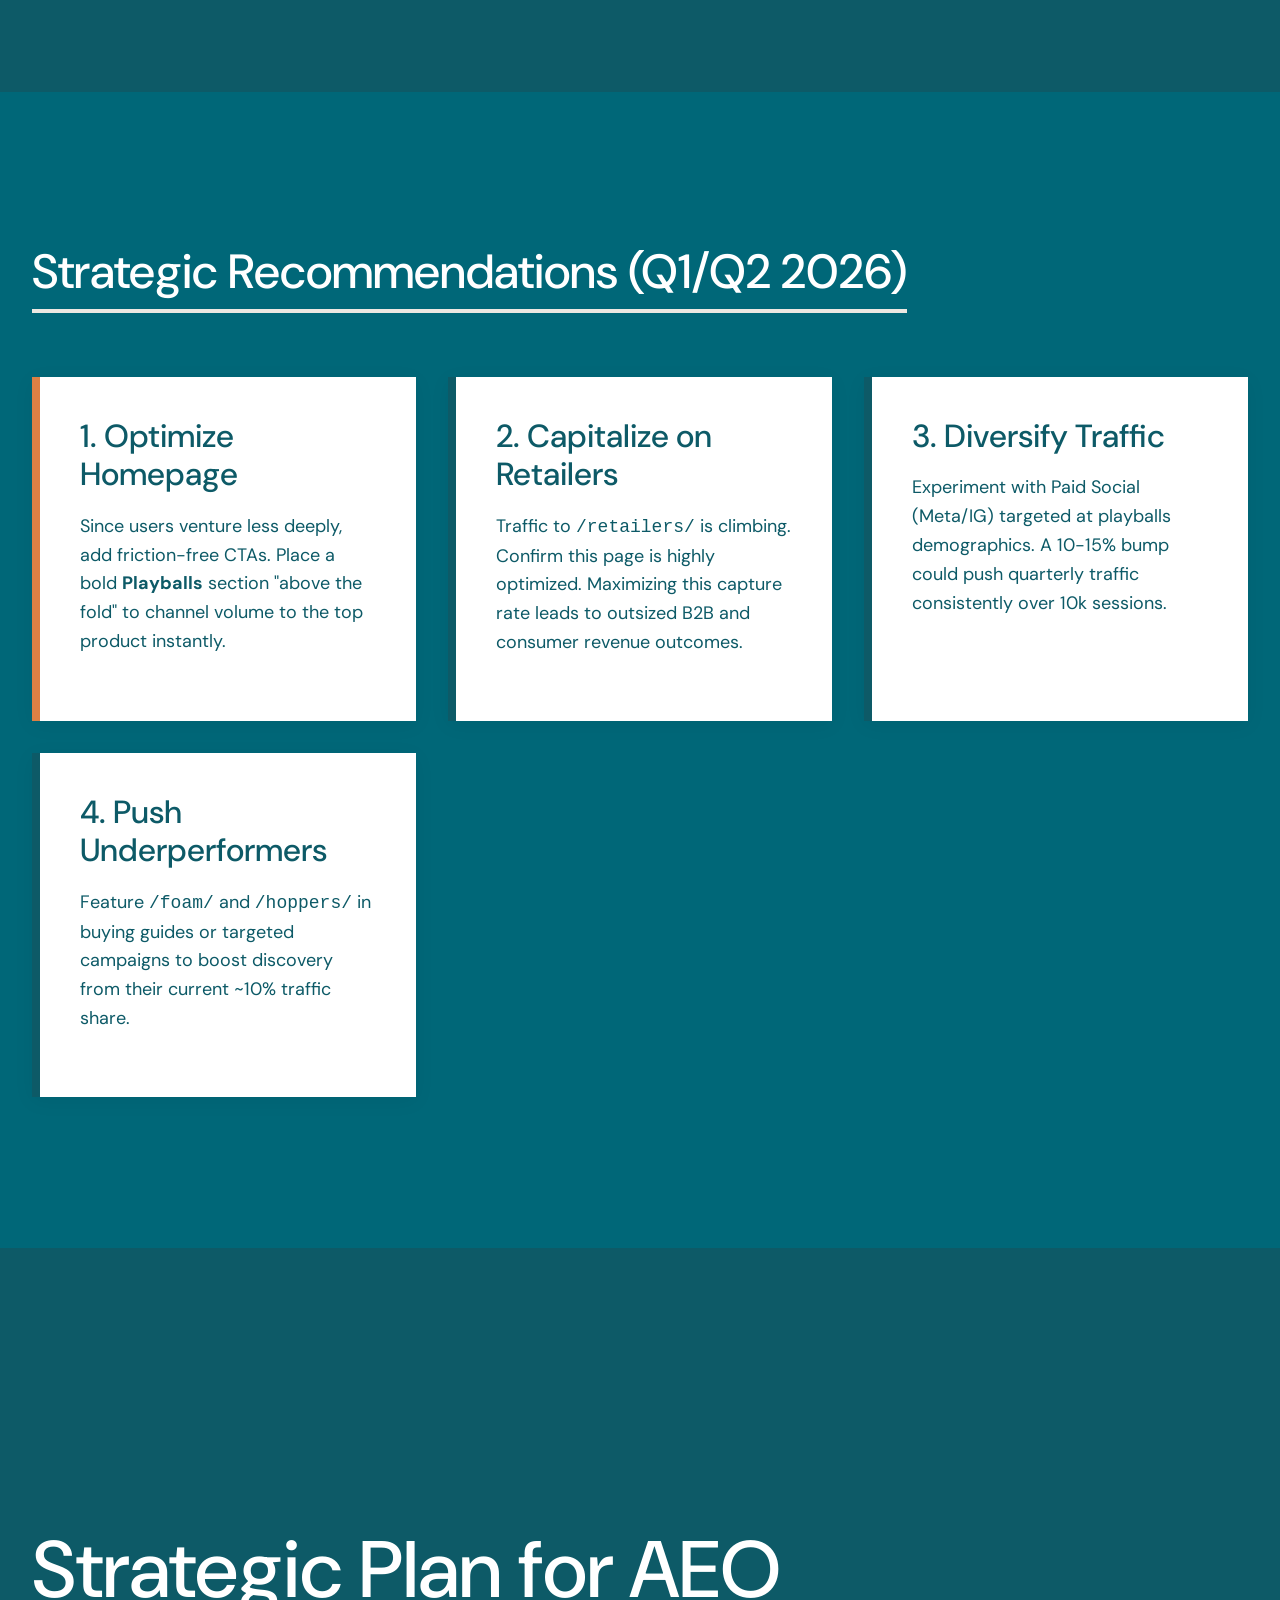
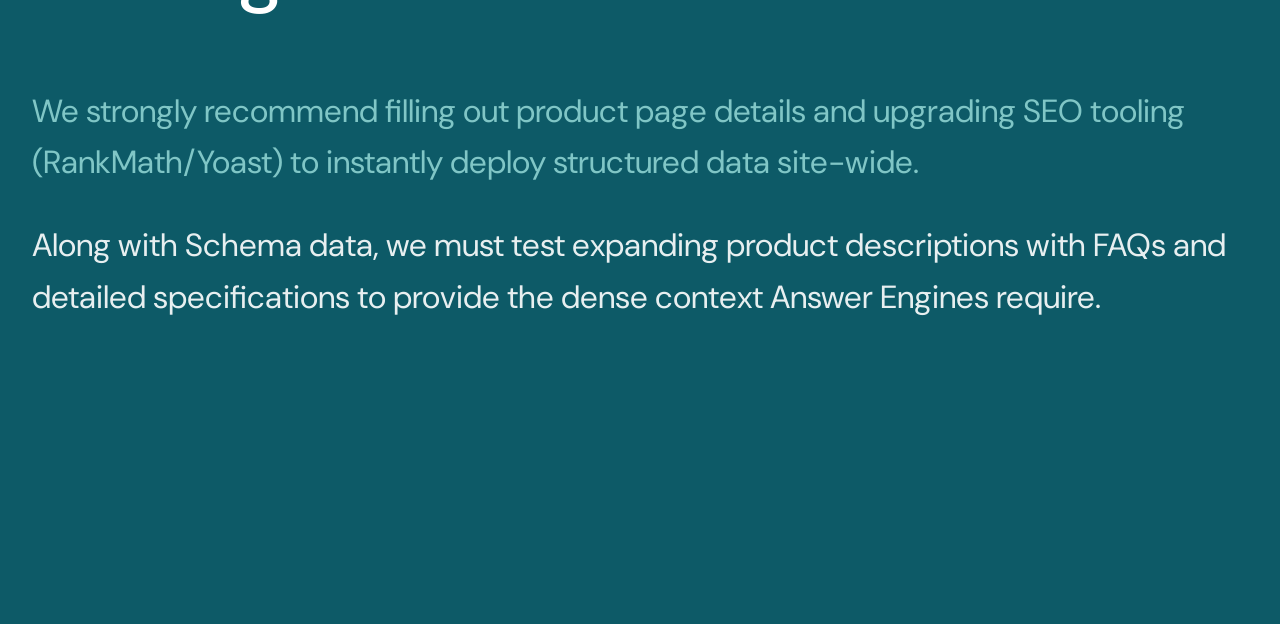
<file: reports/2025/q4-report.html>
<!DOCTYPE html>
<html lang="en">

<head>
    <meta charset="UTF-8">
    <meta name="viewport" content="width=device-width, initial-scale=1.0">
    <title>Hedstrom Webhosting+ - Q4 2025</title>
    <link rel="preconnect" href="https://fonts.googleapis.com">
    <link rel="preconnect" href="https://fonts.gstatic.com" crossorigin>
    <link
        href="https://fonts.googleapis.com/css2?family=DM+Sans:ital,opsz,wght@0,9..40,100..1000;1,9..40,100..1000&family=JetBrains+Mono:wght@400;700&display=swap"
        rel="stylesheet">
    <link rel="stylesheet" href="../../assets/css/portal-style.css">
</head>

<body>

    <!-- 1. Hero / Title Panel -->
    <section class="accent hero">
        <div class="container reveal">
            <h1>Hedstrom <span>Webhosting+</span></h1>
            <div class="meta">Analytics Report • Q4 2025</div>
        </div>
    </section>

    <!-- 2. Date Ranges -->
    <section>
        <div class="container">
            <h2 class="reveal">Date Ranges Analyzed</h2>
            <div class="grid grid-3">
                <div class="card highlight reveal">
                    <h3>Current Quarter</h3>
                    <p><strong>Q4 2025</strong><br>Oct 1, 2025 – Dec 31, 2025</p>
                </div>
                <div class="card reveal">
                    <h3>Previous Quarter</h3>
                    <p><strong>Q3 2025</strong><br>Jul 1, 2025 – Sep 30, 2025</p>
                </div>
                <div class="card reveal">
                    <h3>Prior Year</h3>
                    <p><strong>Q4 2024</strong><br>Oct 1, 2024 – Dec 31, 2024</p>
                </div>
            </div>
        </div>
    </section>

    <!-- 3. Traffic Growth -->
    <section class="dark">
        <div class="container">
            <h2 class="reveal">Significant YoY Traffic Growth (With Lower Depth)</h2>
            <div class="grid grid-3">
                <div class="metric reveal">
                    <span class="number">8.7k</span>
                    <span class="label">Total Sessions</span>
                    <span class="delta">+29.9% YoY</span>
                </div>
                <div class="metric reveal">
                    <span class="number">7.0k</span>
                    <span class="label">Active Users</span>
                    <span class="delta">+30.1% YoY</span>
                </div>
                <div class="metric negative-border reveal">
                    <span class="number" style="color: var(--primary);">19.6k</span>
                    <span class="label">Pageviews</span>
                    <span class="delta negative">-12.8% YoY</span>
                </div>
            </div>
            <div class="callout reveal">
                <strong>Insight:</strong> Hedstrom is driving ~30% more users than last year, but users are viewing
                fewer pages. They are either finding what they need instantly, or bouncing without clicking deeper.
            </div>
        </div>
    </section>

    <!-- 4. Channel Performance -->
    <section>
        <div class="container">
            <h2 class="reveal">Channel Performance is Highly Concentrated</h2>
            <div class="grid grid-2 channel-performance-grid" style="align-items: center; gap: 4rem;">
                <div class="reveal"
                    style="display: flex; flex-direction: column; gap: 2rem; align-self: start; margin-top: 1.5rem;">
                    <p style="font-size: 1.8rem; line-height: 1.4; color: var(--primary);">
                        SEO and brand awareness are extremely strong,
                        driving <strong style="color: var(--secondary);">96% of total traffic</strong>.
                        However, this creates a risky single-point dependency.
                    </p>
                    <div class="insight-card"
                        style="background: white; padding: 3rem; border-radius: 16px; border-left: 10px solid var(--accent-blue); box-shadow: 0 20px 50px rgba(0,0,0,0.1); display: flex; flex-direction: column; justify-content: center; min-height: 250px;">
                        <h4
                            style="font-family: var(--font-mono); font-size: 1.3rem; color: var(--accent-blue); margin-bottom: 1.5rem; text-transform: uppercase; letter-spacing: 1px;">
                            Growth Opportunities</h4>
                        <ul
                            style="margin: 0; padding-left: 1.5rem; font-size: 1.15rem; font-weight: 500; color: var(--primary); line-height: 1.6; display: flex; flex-direction: column; gap: 1rem;">
                            <li>There is highly tapable potential in expanding <strong>Paid Search</strong> and
                                <strong>Organic Social</strong> efforts to diversify traffic sources and reduce brand
                                risk.
                            </li>
                            <li>Currently, no notable traffic is generated from LLMs or AI Citations. Increasing our
                                <strong>Answer Engine Optimization (AEO)</strong> efforts with structured data and
                                richer content will ensure we are visible as these platforms grow.
                            </li>
                        </ul>
                    </div>
                </div>

                <div class="orbit-container reveal"
                    style="display: flex; flex-direction: column; align-items: center; justify-content: center; width: 100%; position: relative;">
                    <div class="orbit-network">
                        <div class="orbit-center">
                            <span class="number">96%</span>
                            <span class="label">Search &<br>Direct</span>
                            <div class="pulse-ring"></div>
                        </div>

                        <!-- Orbital Path 1 -->
                        <div class="orbit-path orbit-social">
                            <div class="satellite-wrapper">
                                <div class="satellite-node" style="background-color: var(--accent-blue);"></div>
                                <div class="sat-tooltip">130 Visits.<br>High engagement.</div>
                            </div>
                        </div>

                        <!-- Orbital Path 2 -->
                        <div class="orbit-path orbit-referral">
                            <div class="satellite-wrapper">
                                <div class="satellite-node" style="background-color: var(--light-teal);"></div>
                                <div class="sat-tooltip">103 Visits.<br>Untapped backlinks.</div>
                            </div>
                        </div>
                    </div>
                    <div class="orbit-legend"
                        style="display: flex; gap: 1.5rem; justify-content: center; width: 100%; z-index: 20; margin-top: 3rem;">
                        <div class="legend-item"
                            style="display: flex; align-items: center; gap: 0.5rem; background: white; padding: 0.5rem 1rem; border-radius: 50px; box-shadow: 0 4px 15px rgba(0,0,0,0.05); font-family: var(--font-mono); font-weight: 700; color: var(--primary);">
                            <span class="swatch"
                                style="width: 12px; height: 12px; border-radius: 50%; background-color: var(--accent-blue);"></span>
                            <span style="font-size: 1rem;">1.5%</span> <span
                                style="font-size: 0.75rem; text-transform: uppercase; color: var(--text-light);">Org
                                Social</span>
                        </div>
                        <div class="legend-item"
                            style="display: flex; align-items: center; gap: 0.5rem; background: white; padding: 0.5rem 1rem; border-radius: 50px; box-shadow: 0 4px 15px rgba(0,0,0,0.05); font-family: var(--font-mono); font-weight: 700; color: var(--primary);">
                            <span class="swatch"
                                style="width: 12px; height: 12px; border-radius: 50%; background-color: var(--light-teal);"></span>
                            <span style="font-size: 1rem;">1.1%</span> <span
                                style="font-size: 0.75rem; text-transform: uppercase; color: var(--text-light);">Referral</span>
                        </div>
                    </div>
                </div>
            </div>
        </div>
    </section>

    <!-- 5. Retailer Intent -->
    <section class="dark">
        <div class="container">
            <h2 class="reveal">The "Retailers" Page is Gaining Traction</h2>
            <p class="reveal" style="font-size: 1.5rem; margin-bottom: 3rem;">Unlike overall page views which trended
                downward, the <code>/retailers/</code> page actually increased QoQ and YoY. This signals a growing
                interest—either from B2B partners or consumers looking for physical store locations.</p>

            <div class="grid grid-3">
                <div class="metric reveal">
                    <span class="label">Q4 2025</span>
                    <span class="number">1,875</span>
                    <span class="label" style="text-transform: none;">Views</span>
                </div>
                <div class="metric reveal" style="opacity: 0.8;">
                    <span class="label">Q3 2025</span>
                    <span class="number" style="color: var(--primary);">1,647</span>
                    <span class="label" style="text-transform: none;">Views</span>
                </div>
                <div class="metric reveal" style="opacity: 0.8;">
                    <span class="label">Q4 2024</span>
                    <span class="number" style="color: var(--primary);">1,550</span>
                    <span class="label" style="text-transform: none;">Views</span>
                </div>
            </div>
        </div>
    </section>

    <!-- 6. Top Products -->
    <section>
        <div class="container">
            <h2 class="reveal">Top Performing Product Lines Show Clear Favorites</h2>
            <div class="data-table-wrapper reveal">
                <table>
                    <thead>
                        <tr>
                            <th>Rank</th>
                            <th>Product Category</th>
                            <th>Q4 2025 Pageviews</th>
                        </tr>
                    </thead>
                    <tbody>
                        <tr>
                            <td>1</td>
                            <td><strong>/products/</strong> (Base Hub)</td>
                            <td>3,139</td>
                        </tr>
                        <tr>
                            <td>2</td>
                            <td><strong>/playballs/</strong> <span class="badge">Runaway Favorite</span></td>
                            <td>2,158</td>
                        </tr>
                        <tr>
                            <td>3</td>
                            <td><strong>/foam/</strong></td>
                            <td>270</td>
                        </tr>
                        <tr>
                            <td>4</td>
                            <td><strong>/hoppers/</strong></td>
                            <td>253</td>
                        </tr>
                    </tbody>
                </table>
            </div>
        </div>
    </section>

    <!-- 7. AEO Audit -->
    <section class="dark">
        <div class="container">
            <h2 class="reveal">AEO & Schema Audit</h2>

            <div class="grid grid-2">
                <div class="card reveal" style="color: var(--primary);">
                    <h3>1. Lack of Product Schema Markup</h3>
                    <p>Currently, none of the checked product pages feature structured <code>Product</code> schema
                        markup (JSON-LD). This means Answer Engines (like ChatGPT or Google's AI Overviews) have to
                        guess the page's purpose rather than being fed explicitly structured and standardized details
                        (like price, availability, brand, or SKU).</p>
                </div>
                <div class="card reveal" style="color: var(--primary);">
                    <h3>2. Shallow Content Depth</h3>
                    <p>The product pages average just under 500 words, and the vast majority of that text comes from
                        boilerplate footer, cookie warning, and navigation menus. The actual product descriptions are
                        typically 3-4 bullet points and roughly 50-70 words long. This is insufficient for AEO, which
                        relies on dense, highly informative context to answer user queries effectively.</p>
                </div>
            </div>

            <div class="callout reveal"
                style="background: transparent; border-color: var(--secondary); margin-top: 3rem; padding: 1rem 0 1rem 2rem;">
                <strong style="color: var(--secondary);">Why it matters:</strong> Answer Engine Optimization ensures AI
                tools (ChatGPT, Claude, AI Overviews) can easily read, understand, and cite your products directly in
                their conversational answers.
            </div>
        </div>
    </section>

    <!-- 8. Strategic Recommendations (Grid) -->
    <section class="accent">
        <div class="container">
            <h2 class="reveal" style="border-bottom-color: var(--bg-primary);">Strategic Recommendations (Q1/Q2 2026)
            </h2>
            <div class="grid grid-2">
                <div class="card highlight reveal" style="color: var(--primary);">
                    <h3>1. Optimize Homepage</h3>
                    <p>Since users venture less deeply, add friction-free CTAs. Place a bold <strong>Playballs</strong>
                        section "above the fold" to channel volume to the top product instantly.</p>
                </div>
                <div class="card reveal" style="color: var(--primary);">
                    <h3>2. Capitalize on Retailers</h3>
                    <p>Traffic to <code>/retailers/</code> is climbing. Confirm this page is highly optimized.
                        Maximizing this capture rate leads to outsized B2B and consumer revenue outcomes.</p>
                </div>
                <div class="card reveal" style="color: var(--primary);">
                    <h3>3. Diversify Traffic</h3>
                    <p>Experiment with Paid Social (Meta/IG) targeted at playballs demographics. A 10-15% bump could
                        push quarterly traffic consistently over 10k sessions.</p>
                </div>
                <div class="card reveal" style="color: var(--primary);">
                    <h3>4. Push Underperformers</h3>
                    <p>Feature <code>/foam/</code> and <code>/hoppers/</code> in buying guides or targeted campaigns to
                        boost discovery from their current ~10% traffic share.</p>
                </div>
            </div>
        </div>
    </section>

    <!-- 9. Big Closer -->
    <section class="dark" style="min-height: 80vh;">
        <div class="container reveal">
            <h2 style="font-size: 5rem; line-height: 1.1; border: none; margin-bottom: 2rem;">Strategic Plan for AEO
            </h2>

            <p style="font-size: 2rem; color: var(--light-teal);">We strongly recommend filling out product page details
                and upgrading SEO tooling (RankMath/Yoast) to instantly deploy structured data site-wide.</p>

            <p style="font-size: 2rem;">Along with Schema data, we must test expanding product descriptions with FAQs
                and detailed specifications to provide the dense context Answer Engines require.</p>
        </div>
    </section>

    <!-- Core Javascript for Scroll Animations & Bar Charts -->
    <script>
        function reveal() {
            var reveals = document.querySelectorAll(".reveal");
            var windowHeight = window.innerHeight;
            var elementVisible = 100; // when to trigger

            for (var i = 0; i < reveals.length; i++) {
                var elementTop = reveals[i].getBoundingClientRect().top;

                if (elementTop < windowHeight - elementVisible) {
                    reveals[i].classList.add("active");

                    // Trigger bar charts inside if any
                    var bars = reveals[i].querySelectorAll(".bar-fill");
                    bars.forEach(bar => {
                        let targetWidth = bar.getAttribute('data-width');
                        bar.style.width = targetWidth;
                    });
                }
            }
        }

        window.addEventListener("scroll", reveal);

        // Trigger on load for top elements
        setTimeout(reveal, 100);
    </script>

</body>

</html>
</file>
<file: HTML_Portal/portal-style.css>
:root {
    --primary: #0d5a67;
    --secondary: #dc8044;
    --accent-blue: #215387;
    --accent-teal: #006778;
    --light-teal: #80c6c6;
    --bg-primary: #ece8e2;
    --bg-white: #ffffff;

    --font-body: 'DM Sans', sans-serif;
    --font-heading: 'DM Sans', sans-serif;
    --font-mono: 'JetBrains Mono', monospace;

    --global-content-width: 98rem;
}

body {
    margin: 0;
    font-family: var(--font-body);
    background-color: var(--bg-primary);
    color: var(--primary);
    font-size: 1.125rem;
    line-height: 1.6;
    overflow-x: hidden;
}

/* Typography */
h1,
h2,
h3,
h4,
h5,
h6 {
    font-family: var(--font-heading);
    margin-top: 0;
    font-weight: 500;
    line-height: 1.2;
}

h2 {
    font-size: 3rem;
    margin-bottom: 2rem;
    border-bottom: 4px solid var(--secondary);
    padding-bottom: 0.5rem;
    display: inline-block;
}

h3 {
    font-size: 2rem;
    margin-bottom: 1rem;
}

p {
    margin-bottom: 1.5rem;
}

/* Layout */
.container {
    max-width: var(--global-content-width);
    margin: 0 auto;
    padding: 0 2rem;
}

section {
    padding: 8rem 0;
    /* Huge vertical pacing based on tech-stack rules */
    min-height: 100vh;
    display: flex;
    flex-direction: column;
    justify-content: center;
    position: relative;
}

section.dark {
    background-color: var(--primary);
    color: white;
}

section.dark h2 {
    border-bottom-color: var(--secondary);
}

section.dark p {
    color: rgba(255, 255, 255, 0.9);
}

section.accent {
    background-color: var(--accent-teal);
    color: white;
}

/* Grids */
.grid {
    display: grid;
    gap: 2rem;
    margin-top: 2rem;
}

.grid-2 {
    grid-template-columns: repeat(auto-fit, minmax(350px, 1fr));
}

.grid-3 {
    grid-template-columns: repeat(auto-fit, minmax(300px, 1fr));
}

/* Components */
.card {
    background-color: var(--bg-white);
    padding: 2.5rem;
    border-left: 8px solid var(--primary);
    box-shadow: 0 4px 20px rgba(0, 0, 0, 0.05);
    color: var(--primary);
    transition: transform 0.3s ease, box-shadow 0.3s ease;
}

.card p {
    color: var(--primary) !important;
}

.card:hover {
    transform: translateY(-5px);
    box-shadow: 0 10px 30px rgba(0, 0, 0, 0.1);
}

.card.highlight {
    border-left-color: var(--secondary);
}

.metric {
    background-color: var(--bg-white);
    padding: 3rem 2rem;
    text-align: center;
    border: 2px solid var(--light-teal);
    color: var(--primary);
}

.metric.negative-border {
    border-color: #b82105;
}

.metric .number {
    display: block;
    font-family: var(--font-mono);
    font-size: 5rem;
    font-weight: 700;
    color: var(--secondary);
    line-height: 1;
    margin-bottom: 0.5rem;
}

.metric .label {
    display: block;
    font-family: var(--font-body);
    font-weight: 700;
    text-transform: uppercase;
    font-size: 1.2rem;
}

.metric .delta {
    display: inline-block;
    font-family: var(--font-mono);
    background-color: var(--accent-teal);
    color: white;
    padding: 0.25rem 0.75rem;
    font-size: 1rem;
    margin-top: 1.5rem;
}

.metric .delta.negative {
    background-color: #b82105;
}

/* Data Vis - CSS Bar Chart */
.bar-chart {
    margin-top: 3rem;
}

.bar-row {
    display: flex;
    align-items: center;
    margin-bottom: 1rem;
}

.bar-label {
    width: 150px;
    font-family: var(--font-mono);
    font-size: 1rem;
    font-weight: 700;
    text-transform: uppercase;
    padding-right: 1.5rem;
    text-align: right;
    flex-shrink: 0;
}

.bar-container {
    flex-grow: 1;
    background-color: rgba(13, 90, 103, 0.1);
    height: 50px;
    position: relative;
}

.bar-fill {
    height: 100%;
    background-color: var(--primary);
    display: flex;
    align-items: center;
    padding-left: 1.5rem;
    color: white;
    font-family: var(--font-mono);
    font-weight: 700;
    transition: width 1.5s cubic-bezier(0.22, 1, 0.36, 1);
    /* Animation */
}

.bar-fill.highlight {
    background-color: var(--secondary);
}

/* Data Vis - Orbit System */
.orbit-network {
    position: relative;
    width: 100%;
    max-width: 650px;
    /* Increased to accommodate larger rings */
    height: 600px;
    /* Increased to accommodate larger rings */
    margin: 0 auto;
    display: flex;
    justify-content: center;
    align-items: center;
}

.orbit-center {
    width: 480px;
    /* Increased from 320px (+160px) */
    height: 480px;
    background-color: var(--accent-teal);
    border-radius: 50%;
    display: flex;
    flex-direction: column;
    justify-content: center;
    align-items: center;
    color: white;
    box-shadow: 0 10px 30px rgba(13, 90, 103, 0.2);
    z-index: 10;
    position: relative;
    transition: transform 0.3s ease, box-shadow 0.3s ease;
}

.orbit-center:hover {
    transform: scale(1.05);
    box-shadow: 0 15px 40px rgba(13, 90, 103, 0.3);
}

.pulse-ring {
    position: absolute;
    top: 50%;
    left: 50%;
    transform: translate(-50%, -50%);
    width: 100%;
    height: 100%;
    border-radius: 50%;
    border: 2px solid var(--accent-teal);
    animation: pulse 3s infinite;
    pointer-events: none;
}

@keyframes pulse {
    0% {
        transform: translate(-50%, -50%) scale(1);
        opacity: 0.8;
    }

    100% {
        transform: translate(-50%, -50%) scale(1.4);
        opacity: 0;
    }
}

.orbit-center .number {
    font-family: var(--font-mono);
    font-size: 10rem;
    /* Increased further to match 480px size */
    font-weight: 700;
    color: var(--secondary);
    line-height: 1;
}

.orbit-center .label {
    font-family: var(--font-body);
    font-size: 1.5rem;
    /* Increased */
    font-weight: 700;
    text-transform: uppercase;
    text-align: center;
    margin-top: 0.5rem;
    letter-spacing: 1px;
}

/* Orbit Paths */
.orbit-path {
    position: absolute;
    top: 50%;
    left: 50%;
    border-radius: 50%;
    border: 2px solid rgba(13, 90, 103, 0.15);
    /* Solid track line */
    transform: translate(-50%, -50%);
    box-sizing: border-box;
}

.orbit-social {
    width: 520px;
    /* Increased to fit around new 480px core */
    height: 520px;
    animation: spin-orbit 25s linear infinite;
    animation-delay: -10s;
}

.orbit-referral {
    width: 580px;
    /* Increased to fit around new social ring */
    height: 580px;
    animation: spin-orbit-reverse 40s linear infinite;
    animation-delay: -2s;
}

@keyframes spin-orbit {
    from {
        transform: translate(-50%, -50%) rotate(0deg);
    }

    to {
        transform: translate(-50%, -50%) rotate(360deg);
    }
}

@keyframes spin-orbit-reverse {
    from {
        transform: translate(-50%, -50%) rotate(360deg);
    }

    to {
        transform: translate(-50%, -50%) rotate(0deg);
    }
}

@keyframes counter-spin-orbit {
    from {
        transform: translate(-50%, -50%) rotate(0deg);
    }

    to {
        transform: translate(-50%, -50%) rotate(-360deg);
    }
}

@keyframes counter-spin-orbit-reverse {
    from {
        transform: translate(-50%, -50%) rotate(-360deg);
    }

    to {
        transform: translate(-50%, -50%) rotate(0deg);
    }
}

/* Satellites */
.satellite-wrapper {
    position: absolute;
    top: 0;
    left: 50%;
    transform: translate(-50%, -50%);
    width: 20px;
    height: 20px;
    display: flex;
    justify-content: center;
    align-items: center;
    cursor: pointer;
    z-index: 20;
    /* Ensures satellites sit above the core if they overlap */
}

.orbit-social .satellite-wrapper {
    animation: counter-spin-orbit 25s linear infinite;
    animation-delay: -10s;
}

.orbit-referral .satellite-wrapper {
    animation: counter-spin-orbit-reverse 40s linear infinite;
    animation-delay: -2s;
}

/* Pause animation on hover */
.orbit-network:hover .orbit-social,
.orbit-network:hover .orbit-social .satellite-wrapper,
.orbit-network:hover .orbit-referral,
.orbit-network:hover .orbit-referral .satellite-wrapper {
    animation-play-state: paused;
}

.satellite-node {
    width: 20px;
    height: 20px;
    border-radius: 50%;
    box-shadow: 0 0 0 4px rgba(255, 255, 255, 0.8), 0 4px 8px rgba(0, 0, 0, 0.15);
    /* Ring glow effect */
    transition: transform 0.3s ease, box-shadow 0.3s ease;
    flex-shrink: 0;
    position: relative;
    border: 2px solid white;
}

.satellite-wrapper:hover .satellite-node {
    transform: scale(1.3);
    box-shadow: 0 6px 14px rgba(0, 0, 0, 0.25);
}

/* Tooltips */
.sat-tooltip {
    position: absolute;
    top: calc(100% + 10px);
    left: 50%;
    transform: translateX(-50%) translateY(10px);
    background: var(--primary);
    color: white;
    padding: 0.5rem 1rem;
    border-radius: 6px;
    font-size: 0.8rem;
    width: max-content;
    max-width: 200px;
    text-align: center;
    opacity: 0;
    visibility: hidden;
    transition: all 0.3s ease;
    z-index: 20;
    box-shadow: 0 10px 20px rgba(0, 0, 0, 0.2);
}

.sat-tooltip::before {
    content: '';
    position: absolute;
    bottom: 100%;
    left: 50%;
    transform: translateX(-50%);
    border-width: 6px;
    border-style: solid;
    border-color: transparent transparent var(--primary) transparent;
}

.satellite-wrapper:hover .sat-tooltip {
    opacity: 1;
    visibility: visible;
    transform: translateX(-50%) translateY(0);
}

/* Callout */
.callout {
    background-color: var(--primary);
    color: white;
    padding: 3rem;
    font-size: 2rem;
    line-height: 1.4;
    border-left: 12px solid var(--secondary);
    margin-top: 3rem;
}

/* Table */
.data-table-wrapper {
    overflow-x: auto;
    margin-top: 3rem;
}

table {
    width: 100%;
    border-collapse: collapse;
    background: white;
}

th {
    background-color: var(--primary);
    color: white;
    text-align: left;
    padding: 1.5rem;
    font-family: var(--font-mono);
    text-transform: uppercase;
    font-size: 1rem;
}

td {
    padding: 2rem 1.5rem;
    border-bottom: 1px solid rgba(0, 0, 0, 0.1);
    font-size: 1.5rem;
}

td:last-child {
    font-weight: 700;
    color: var(--secondary);
    font-family: var(--font-mono);
}

.badge {
    font-family: var(--font-mono);
    font-size: 0.8rem;
    background: var(--secondary);
    color: white;
    padding: 0.25rem 0.5rem;
    border-radius: 4px;
    vertical-align: middle;
    margin-left: 1rem;
    text-transform: uppercase;
}

/* Hero Section */
.hero {
    text-align: center;
}

.hero h1 {
    font-size: clamp(3rem, 5vw, 6rem);
    margin-bottom: 1rem;
}

.hero h1 span {
    color: var(--secondary);
}

.hero .meta {
    font-family: var(--font-mono);
    font-size: 1.5rem;
    color: var(--light-teal);
    text-transform: uppercase;
    letter-spacing: 2px;
}

/* 
  ========================================
  BEAUTIFUL SCROLL ANIMATIONS & INTERACTIONS
  ======================================== 
*/
.reveal {
    opacity: 0;
    transform: translateY(40px) scale(0.98);
    transition: opacity 0.8s cubic-bezier(0.25, 1, 0.5, 1), transform 0.8s cubic-bezier(0.25, 1, 0.5, 1);
    will-change: opacity, transform;
}

.reveal.active {
    opacity: 1;
    transform: translateY(0) scale(1);
}

/* Stagger card reveals in grids */
.grid .reveal:nth-child(1) {
    transition-delay: 0.1s;
}

.grid .reveal:nth-child(2) {
    transition-delay: 0.2s;
}

.grid .reveal:nth-child(3) {
    transition-delay: 0.3s;
}

.grid .reveal:nth-child(4) {
    transition-delay: 0.4s;
}

/* Interactive Hover States */
.card {
    transition: transform 0.4s cubic-bezier(0.175, 0.885, 0.32, 1.275), box-shadow 0.4s ease;
}

.card:hover {
    transform: translateY(-8px) scale(1.02);
    box-shadow: 0 15px 35px rgba(0, 0, 0, 0.1);
}

.metric {
    transition: transform 0.3s ease, border-color 0.3s ease;
}

.metric:hover {
    transform: scale(1.03);
    border-color: var(--secondary);
}

.metric.negative-border:hover {
    border-color: #b82105;
}

/* Initial bar chart width is 0 for animation */
.bar-fill {
    width: 0;
    /* Overridden by inline style via JS on scroll */
}
</file>
<file: assets/css/portal-style.css>
:root {
    --primary: #0d5a67;
    --secondary: #dc8044;
    --accent-blue: #215387;
    --accent-teal: #006778;
    --light-teal: #80c6c6;
    --bg-primary: #ece8e2;
    --bg-white: #ffffff;

    --font-body: 'DM Sans', sans-serif;
    --font-heading: 'DM Sans', sans-serif;
    --font-mono: 'JetBrains Mono', monospace;

    --global-content-width: 98rem;
}

body {
    margin: 0;
    font-family: var(--font-body);
    background-color: var(--bg-primary);
    color: var(--primary);
    font-size: 1.125rem;
    line-height: 1.6;
    overflow-x: hidden;
}

/* Typography */
h1,
h2,
h3,
h4,
h5,
h6 {
    font-family: var(--font-heading);
    margin-top: 0;
    font-weight: 500;
    line-height: 1.2;
}

h2 {
    font-size: 3rem;
    margin-bottom: 2rem;
    border-bottom: 4px solid var(--secondary);
    padding-bottom: 0.5rem;
    display: inline-block;
}

h3 {
    font-size: 2rem;
    margin-bottom: 1rem;
}

p {
    margin-bottom: 1.5rem;
}

/* Layout */
.container {
    max-width: var(--global-content-width);
    margin: 0 auto;
    padding: 0 2rem;
}

section {
    padding: 8rem 0;
    /* Huge vertical pacing based on tech-stack rules */
    min-height: 100vh;
    display: flex;
    flex-direction: column;
    justify-content: center;
    position: relative;
}

section.dark {
    background-color: var(--primary);
    color: white;
}

section.dark h2 {
    border-bottom-color: var(--secondary);
}

section.dark p {
    color: rgba(255, 255, 255, 0.9);
}

section.accent {
    background-color: var(--accent-teal);
    color: white;
}

/* Grids */
.grid {
    display: grid;
    gap: 2rem;
    margin-top: 2rem;
}

.grid-2 {
    grid-template-columns: repeat(auto-fit, minmax(350px, 1fr));
}

.grid-3 {
    grid-template-columns: repeat(auto-fit, minmax(300px, 1fr));
}

/* Components */
.card {
    background-color: var(--bg-white);
    padding: 2.5rem;
    border-left: 8px solid var(--primary);
    box-shadow: 0 4px 20px rgba(0, 0, 0, 0.05);
    color: var(--primary);
    transition: transform 0.3s ease, box-shadow 0.3s ease;
}

.card p {
    color: var(--primary) !important;
}

.card:hover {
    transform: translateY(-5px);
    box-shadow: 0 10px 30px rgba(0, 0, 0, 0.1);
}

.card.highlight {
    border-left-color: var(--secondary);
}

.metric {
    background-color: var(--bg-white);
    padding: 3rem 2rem;
    text-align: center;
    border: 2px solid var(--light-teal);
    color: var(--primary);
}

.metric.negative-border {
    border-color: #b82105;
}

.metric .number {
    display: block;
    font-family: var(--font-mono);
    font-size: 5rem;
    font-weight: 700;
    color: var(--secondary);
    line-height: 1;
    margin-bottom: 0.5rem;
}

.metric .label {
    display: block;
    font-family: var(--font-body);
    font-weight: 700;
    text-transform: uppercase;
    font-size: 1.2rem;
}

.metric .delta {
    display: inline-block;
    font-family: var(--font-mono);
    background-color: var(--accent-teal);
    color: white;
    padding: 0.25rem 0.75rem;
    font-size: 1rem;
    margin-top: 1.5rem;
}

.metric .delta.negative {
    background-color: #b82105;
}

/* Data Vis - CSS Bar Chart */
.bar-chart {
    margin-top: 3rem;
}

.bar-row {
    display: flex;
    align-items: center;
    margin-bottom: 1rem;
}

.bar-label {
    width: 150px;
    font-family: var(--font-mono);
    font-size: 1rem;
    font-weight: 700;
    text-transform: uppercase;
    padding-right: 1.5rem;
    text-align: right;
    flex-shrink: 0;
}

.bar-container {
    flex-grow: 1;
    background-color: rgba(13, 90, 103, 0.1);
    height: 50px;
    position: relative;
}

.bar-fill {
    height: 100%;
    background-color: var(--primary);
    display: flex;
    align-items: center;
    padding-left: 1.5rem;
    color: white;
    font-family: var(--font-mono);
    font-weight: 700;
    transition: width 1.5s cubic-bezier(0.22, 1, 0.36, 1);
    /* Animation */
}

.bar-fill.highlight {
    background-color: var(--secondary);
}

/* Data Vis - Orbit System */
.orbit-network {
    position: relative;
    width: 100%;
    max-width: 650px;
    /* Increased to accommodate larger rings */
    height: 600px;
    /* Increased to accommodate larger rings */
    margin: 0 auto;
    display: flex;
    justify-content: center;
    align-items: center;
}

.orbit-center {
    width: 480px;
    /* Increased from 320px (+160px) */
    height: 480px;
    background-color: var(--accent-teal);
    border-radius: 50%;
    display: flex;
    flex-direction: column;
    justify-content: center;
    align-items: center;
    color: white;
    box-shadow: 0 10px 30px rgba(13, 90, 103, 0.2);
    z-index: 10;
    position: relative;
    transition: transform 0.3s ease, box-shadow 0.3s ease;
}

.orbit-center:hover {
    transform: scale(1.05);
    box-shadow: 0 15px 40px rgba(13, 90, 103, 0.3);
}

.pulse-ring {
    position: absolute;
    top: 50%;
    left: 50%;
    transform: translate(-50%, -50%);
    width: 100%;
    height: 100%;
    border-radius: 50%;
    border: 2px solid var(--accent-teal);
    animation: pulse 3s infinite;
    pointer-events: none;
}

@keyframes pulse {
    0% {
        transform: translate(-50%, -50%) scale(1);
        opacity: 0.8;
    }

    100% {
        transform: translate(-50%, -50%) scale(1.4);
        opacity: 0;
    }
}

.orbit-center .number {
    font-family: var(--font-mono);
    font-size: 10rem;
    /* Increased further to match 480px size */
    font-weight: 700;
    color: var(--secondary);
    line-height: 1;
}

.orbit-center .label {
    font-family: var(--font-body);
    font-size: 1.5rem;
    /* Increased */
    font-weight: 700;
    text-transform: uppercase;
    text-align: center;
    margin-top: 0.5rem;
    letter-spacing: 1px;
}

/* Orbit Paths */
.orbit-path {
    position: absolute;
    top: 50%;
    left: 50%;
    border-radius: 50%;
    border: 2px solid rgba(13, 90, 103, 0.15);
    /* Solid track line */
    transform: translate(-50%, -50%);
    box-sizing: border-box;
}

.orbit-social {
    width: 520px;
    /* Increased to fit around new 480px core */
    height: 520px;
    animation: spin-orbit 25s linear infinite;
    animation-delay: -10s;
}

.orbit-referral {
    width: 580px;
    /* Increased to fit around new social ring */
    height: 580px;
    animation: spin-orbit-reverse 40s linear infinite;
    animation-delay: -2s;
}

@keyframes spin-orbit {
    from {
        transform: translate(-50%, -50%) rotate(0deg);
    }

    to {
        transform: translate(-50%, -50%) rotate(360deg);
    }
}

@keyframes spin-orbit-reverse {
    from {
        transform: translate(-50%, -50%) rotate(360deg);
    }

    to {
        transform: translate(-50%, -50%) rotate(0deg);
    }
}

@keyframes counter-spin-orbit {
    from {
        transform: translate(-50%, -50%) rotate(0deg);
    }

    to {
        transform: translate(-50%, -50%) rotate(-360deg);
    }
}

@keyframes counter-spin-orbit-reverse {
    from {
        transform: translate(-50%, -50%) rotate(-360deg);
    }

    to {
        transform: translate(-50%, -50%) rotate(0deg);
    }
}

/* Satellites */
.satellite-wrapper {
    position: absolute;
    top: 0;
    left: 50%;
    transform: translate(-50%, -50%);
    width: 20px;
    height: 20px;
    display: flex;
    justify-content: center;
    align-items: center;
    cursor: pointer;
    z-index: 20;
    /* Ensures satellites sit above the core if they overlap */
}

.orbit-social .satellite-wrapper {
    animation: counter-spin-orbit 25s linear infinite;
    animation-delay: -10s;
}

.orbit-referral .satellite-wrapper {
    animation: counter-spin-orbit-reverse 40s linear infinite;
    animation-delay: -2s;
}

/* Pause animation on hover */
.orbit-network:hover .orbit-social,
.orbit-network:hover .orbit-social .satellite-wrapper,
.orbit-network:hover .orbit-referral,
.orbit-network:hover .orbit-referral .satellite-wrapper {
    animation-play-state: paused;
}

.satellite-node {
    width: 20px;
    height: 20px;
    border-radius: 50%;
    box-shadow: 0 0 0 4px rgba(255, 255, 255, 0.8), 0 4px 8px rgba(0, 0, 0, 0.15);
    /* Ring glow effect */
    transition: transform 0.3s ease, box-shadow 0.3s ease;
    flex-shrink: 0;
    position: relative;
    border: 2px solid white;
}

.satellite-wrapper:hover .satellite-node {
    transform: scale(1.3);
    box-shadow: 0 6px 14px rgba(0, 0, 0, 0.25);
}

/* Tooltips */
.sat-tooltip {
    position: absolute;
    top: calc(100% + 10px);
    left: 50%;
    transform: translateX(-50%) translateY(10px);
    background: var(--primary);
    color: white;
    padding: 0.5rem 1rem;
    border-radius: 6px;
    font-size: 0.8rem;
    width: max-content;
    max-width: 200px;
    text-align: center;
    opacity: 0;
    visibility: hidden;
    transition: all 0.3s ease;
    z-index: 20;
    box-shadow: 0 10px 20px rgba(0, 0, 0, 0.2);
}

.sat-tooltip::before {
    content: '';
    position: absolute;
    bottom: 100%;
    left: 50%;
    transform: translateX(-50%);
    border-width: 6px;
    border-style: solid;
    border-color: transparent transparent var(--primary) transparent;
}

.satellite-wrapper:hover .sat-tooltip {
    opacity: 1;
    visibility: visible;
    transform: translateX(-50%) translateY(0);
}

/* Callout */
.callout {
    background-color: var(--primary);
    color: white;
    padding: 3rem;
    font-size: 2rem;
    line-height: 1.4;
    border-left: 12px solid var(--secondary);
    margin-top: 3rem;
}

/* Table */
.data-table-wrapper {
    overflow-x: auto;
    margin-top: 3rem;
}

table {
    width: 100%;
    border-collapse: collapse;
    background: white;
}

th {
    background-color: var(--primary);
    color: white;
    text-align: left;
    padding: 1.5rem;
    font-family: var(--font-mono);
    text-transform: uppercase;
    font-size: 1rem;
}

td {
    padding: 2rem 1.5rem;
    border-bottom: 1px solid rgba(0, 0, 0, 0.1);
    font-size: 1.5rem;
}

td:last-child {
    font-weight: 700;
    color: var(--secondary);
    font-family: var(--font-mono);
}

.badge {
    font-family: var(--font-mono);
    font-size: 0.8rem;
    background: var(--secondary);
    color: white;
    padding: 0.25rem 0.5rem;
    border-radius: 4px;
    vertical-align: middle;
    margin-left: 1rem;
    text-transform: uppercase;
}

/* Hero Section */
.hero {
    text-align: center;
}

.hero h1 {
    font-size: clamp(3rem, 5vw, 6rem);
    margin-bottom: 1rem;
}

.hero h1 span {
    color: var(--secondary);
}

.hero .meta {
    font-family: var(--font-mono);
    font-size: 1.5rem;
    color: var(--light-teal);
    text-transform: uppercase;
    letter-spacing: 2px;
}

/* 
  ========================================
  BEAUTIFUL SCROLL ANIMATIONS & INTERACTIONS
  ======================================== 
*/
.reveal {
    opacity: 0;
    transform: translateY(40px) scale(0.98);
    transition: opacity 0.8s cubic-bezier(0.25, 1, 0.5, 1), transform 0.8s cubic-bezier(0.25, 1, 0.5, 1);
    will-change: opacity, transform;
}

.reveal.active {
    opacity: 1;
    transform: translateY(0) scale(1);
}

/* Stagger card reveals in grids */
.grid .reveal:nth-child(1) {
    transition-delay: 0.1s;
}

.grid .reveal:nth-child(2) {
    transition-delay: 0.2s;
}

.grid .reveal:nth-child(3) {
    transition-delay: 0.3s;
}

.grid .reveal:nth-child(4) {
    transition-delay: 0.4s;
}

/* Interactive Hover States */
.card {
    transition: transform 0.4s cubic-bezier(0.175, 0.885, 0.32, 1.275), box-shadow 0.4s ease;
}

.card:hover {
    transform: translateY(-8px) scale(1.02);
    box-shadow: 0 15px 35px rgba(0, 0, 0, 0.1);
}

.metric {
    transition: transform 0.3s ease, border-color 0.3s ease;
}

.metric:hover {
    transform: scale(1.03);
    border-color: var(--secondary);
}

.metric.negative-border:hover {
    border-color: #b82105;
}

/* Initial bar chart width is 0 for animation */
.bar-fill {
    width: 0;
    /* Overridden by inline style via JS on scroll */
}

/* 
  ========================================
  MOBILE RESPONSIVENESS
  ======================================== 
*/
@media (max-width: 900px) {

    /* Adjust overall sizing */
    :root {
        --global-content-width: 100%;
    }

    section {
        padding: 4rem 0;
        min-height: auto;
    }

    /* Typography scale down */
    h2 {
        font-size: 2.2rem;
        margin-bottom: 1.5rem;
    }

    h3 {
        font-size: 1.5rem;
    }

    p {
        font-size: 1rem;
    }

    /* Grid adjustments */
    .grid {
        gap: 1.5rem;
    }

    .grid-2,
    .grid-3 {
        grid-template-columns: 1fr;
    }

    /* Ordering for Channel Performance Grid */
    .channel-performance-grid {
        display: flex;
        flex-direction: column;
        gap: 0.5rem;
    }

    .channel-performance-grid>div:first-child {
        order: 2;
        margin-top: 0 !important;
    }

    .channel-performance-grid>div:last-child {
        order: 1;
        margin-bottom: 0.5rem;
    }

    /* Badge tweaks for mobile */
    .badge {
        font-size: 0.65rem;
        margin-left: 0.5rem;
        padding: 0.25rem 0.4rem;
        white-space: nowrap;
        display: inline-block;
    }

    /* Metric cards */
    .metric {
        padding: 2rem 1.5rem;
    }

    .metric .number {
        font-size: 3.5rem;
    }

    /* Callout & Insight cards */
    .callout {
        padding: 2rem;
        font-size: 1.25rem;
        border-left-width: 8px;
    }

    .insight-card {
        padding: 2rem !important;
        margin: 1rem 0 !important;
        width: 100% !important;
        box-sizing: border-box;
    }

    .insight-card h4 {
        font-size: 1.1rem !important;
    }

    .insight-card ul {
        font-size: 1rem !important;
        padding-left: 1.2rem !important;
    }

    /* Big Closer Text */
    section.dark h2[style*="font-size: 5rem"] {
        font-size: 3rem !important;
    }

    section.dark p[style*="font-size: 2rem"] {
        font-size: 1.25rem !important;
    }

    /* Table adjustments */
    th,
    td {
        padding: 1rem;
        font-size: 1rem;
    }

    /* 
      Orbit Network - Scale Down for Mobile 
    */
    .orbit-network {
        max-width: 100%;
        height: 350px;
        /* Reduced highly */
        overflow: visible;
    }

    .orbit-center {
        width: 200px;
        /* Scaled down from 480px */
        height: 200px;
    }

    .orbit-center .number {
        font-size: 4rem;
        /* Scaled down */
    }

    .orbit-center .label {
        font-size: 1rem;
    }

    .orbit-social {
        width: 240px;
        /* Scaled down */
        height: 240px;
    }

    .orbit-referral {
        width: 280px;
        /* Scaled down */
        height: 280px;
    }

    .satellite-node {
        width: 14px;
        height: 14px;
        box-shadow: 0 0 0 2px rgba(255, 255, 255, 0.8), 0 2px 4px rgba(0, 0, 0, 0.15);
    }

    .orbit-legend {
        flex-direction: column;
        align-items: center;
        gap: 0.75rem !important;
        margin-top: 1.5rem !important;
    }
}

@media (max-width: 480px) {
    .container {
        padding: 0 1.25rem;
    }

    .hero h1 {
        font-size: 2.5rem;
    }

    .hero .meta {
        font-size: 1rem;
    }
}
</file>
